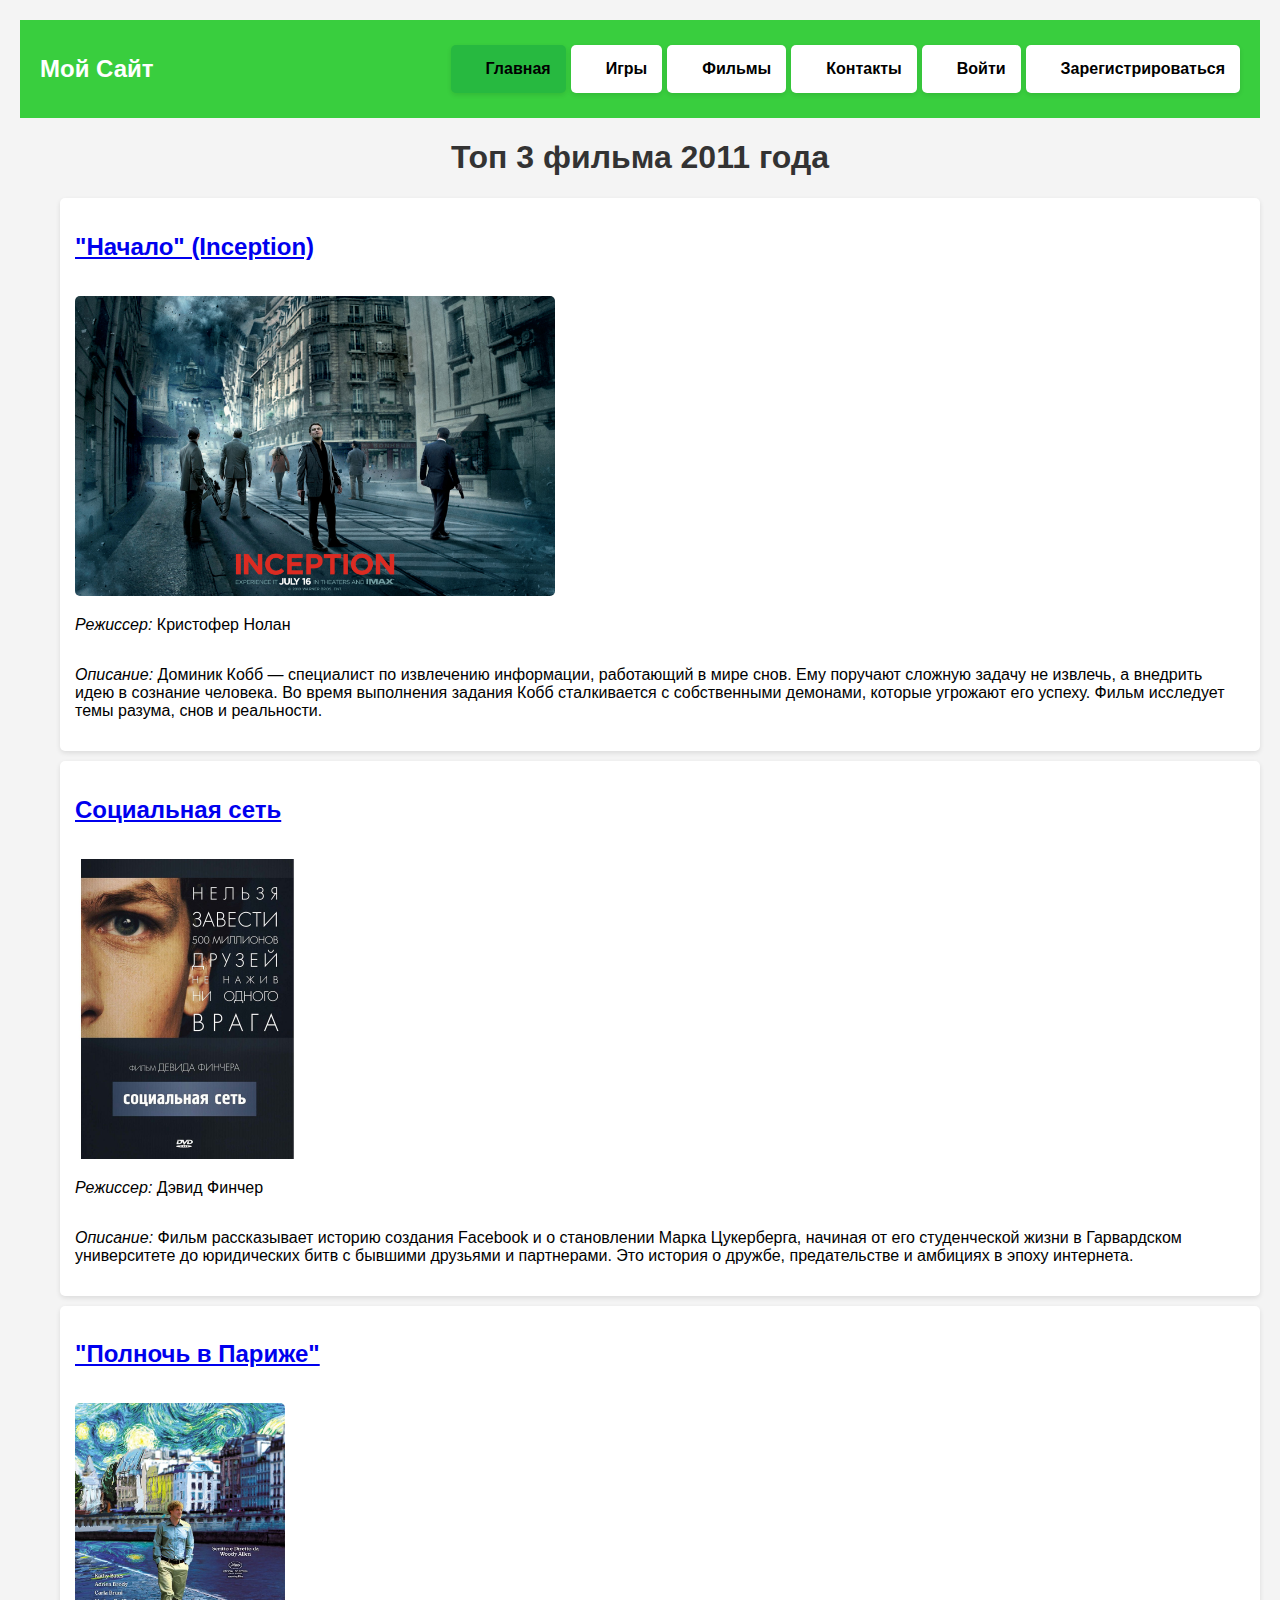
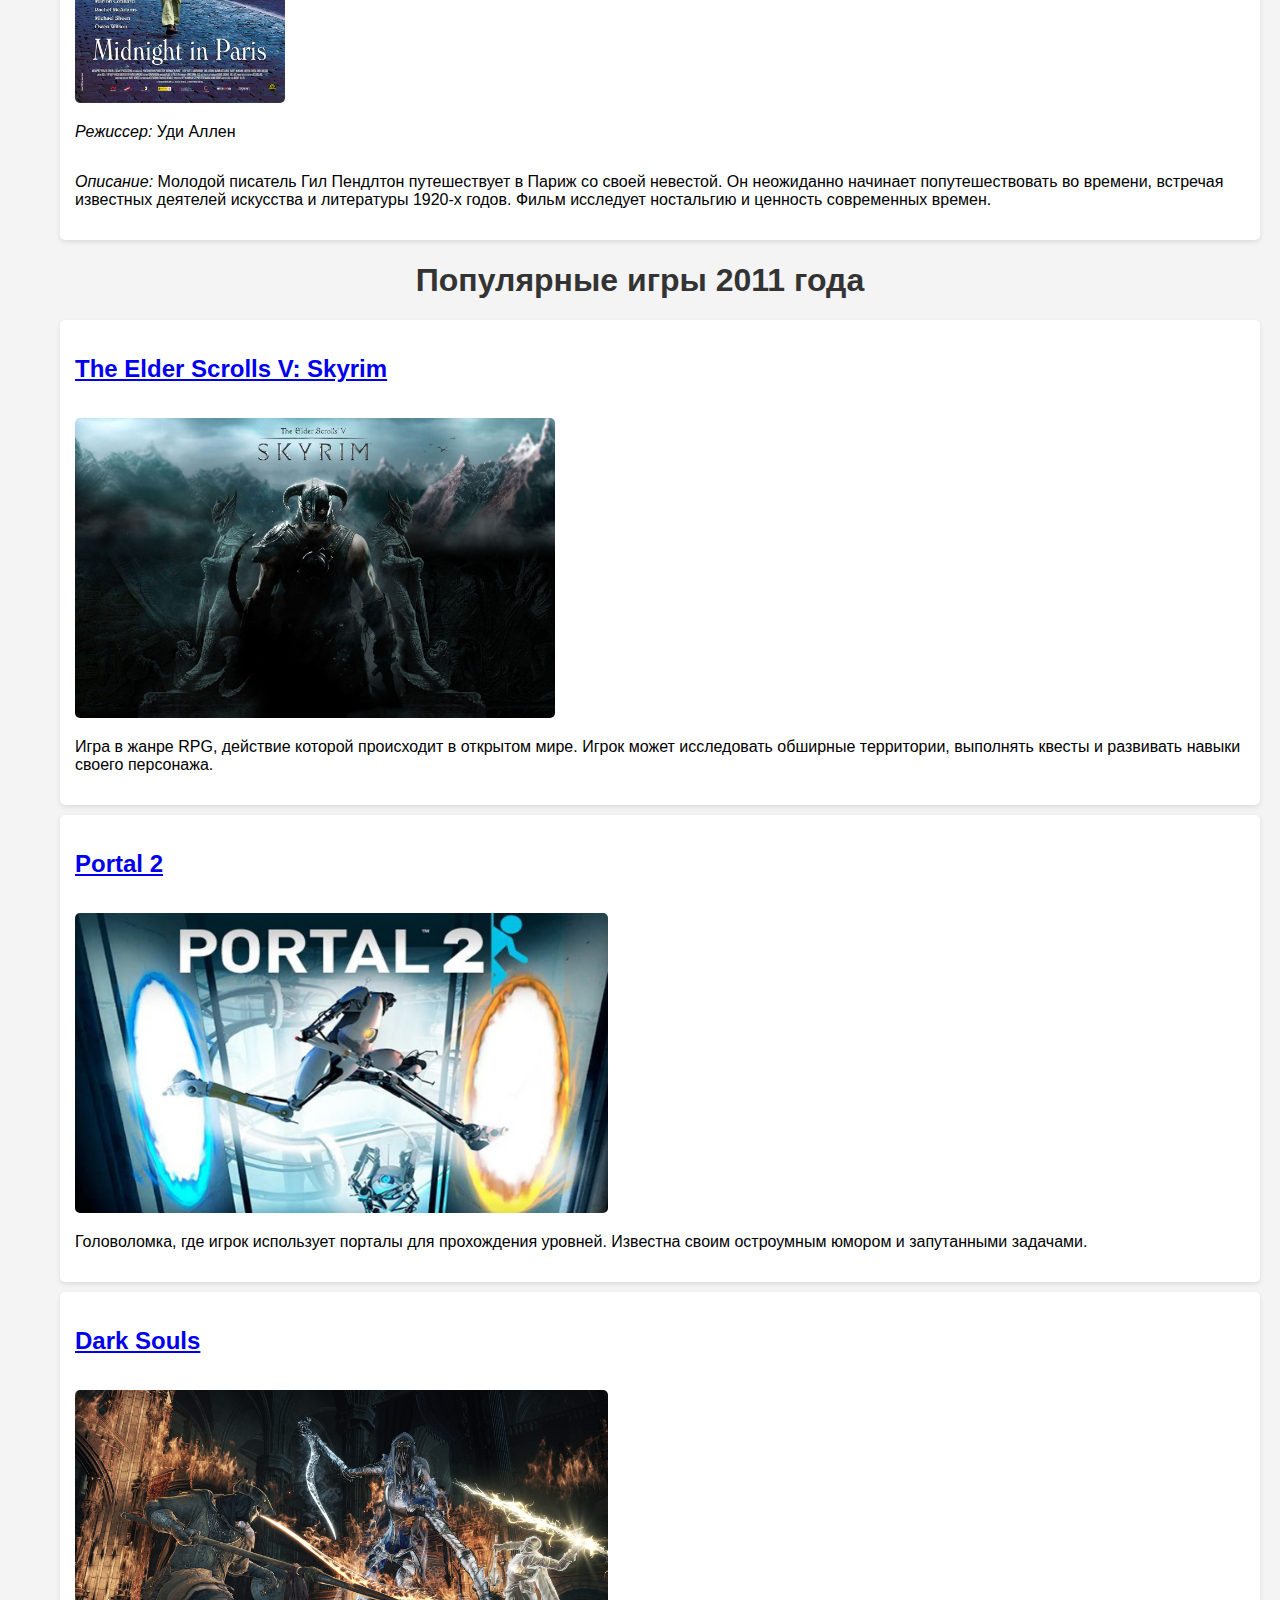
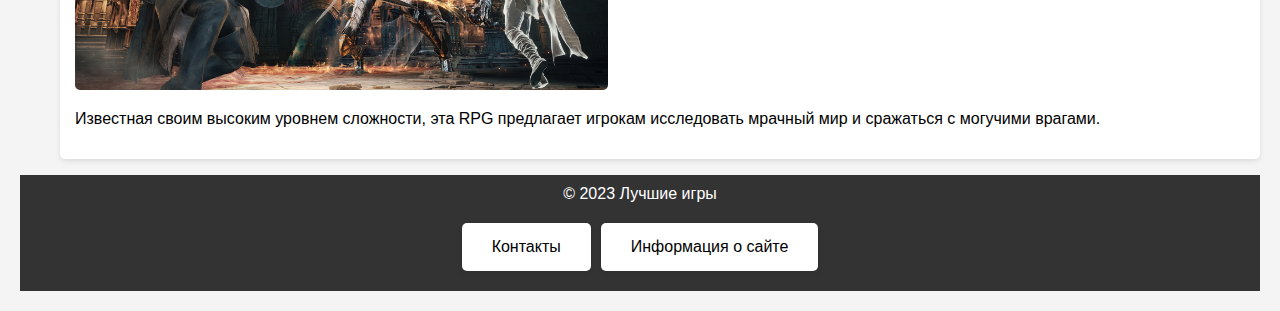
<file: Index.html>
<!DOCTYPE html>
<html lang="ru">
<head>
    <meta charset="UTF-8">
    <meta name="viewport" content="width=device-width, initial-scale=1.0">
    <title>Топ 10 фильмов 2011 года и игры</title>
    <link rel="stylesheet" type="text/css" href="styles.css" />
</head>
<body>
    <header>
        <div class="logo">Мой Сайт</div>
        <nav>
            <ul class="nav-links">
                <li class="selected"><a href="index.html">Главная</a></li>
                <li><a href="games.html">Игры</a></li>
                <li><a href="movies.html">Фильмы</a></li>
                <li><a href="contacts.html">Контакты</a></li>
                <li><a href="login.html">Войти</a></li>
                <li><a href="registration.html">Зарегистрироваться</a></li>
            </ul>
        </nav>
    </header>

    <main>
        <h1>Топ 3 фильма 2011 года</h1>
        <ol>
            <li>
                <h2><a href="Inception.Html">"Начало" (Inception)</a></h2>
                <div><img src="images/movies/Начало.jpg" alt=""><iframe width="560" height="315" src="https://www.youtube.com/embed/YoHD9XEInc0" title="YouTube video player" frameborder="0" allow="accelerometer; autoplay; clipboard-write; encrypted-media; gyroscope; picture-in-picture; web-share" referrerpolicy="strict-origin-when-cross-origin" allowfullscreen></iframe></div>
                <p><em>Режиссер:</em> Кристофер Нолан</p>
                <p><em>Описание:</em> Доминик Кобб — специалист по извлечению информации, работающий в мире снов. Ему поручают сложную задачу не извлечь, а внедрить идею в сознание человека. Во время выполнения задания Кобб сталкивается с собственными демонами, которые угрожают его успеху. Фильм исследует темы разума, снов и реальности.</p>
            </li>
            <li>
                <h2><a href="the_Social_network.html">Социальная сеть</a></h2>
                <div><img src="images/movies/Сциальная сеть.jpg" alt="Социальная сеть"><iframe width="560" height="315" src="https://www.youtube.com/embed/54izAMhnj0c?si=A7vgzx_tehx-THgx" title="YouTube video player" frameborder="0" allow="accelerometer; autoplay; clipboard-write; encrypted-media; gyroscope; picture-in-picture; web-share" referrerpolicy="strict-origin-when-cross-origin" allowfullscreen></iframe></div>
                <p><em>Режиссер:</em> Дэвид Финчер</p>
                <p><em>Описание:</em> Фильм рассказывает историю создания Facebook и о становлении Марка Цукерберга, начиная от его студенческой жизни в Гарвардском университете до юридических битв с бывшими друзьями и партнерами. Это история о дружбе, предательстве и амбициях в эпоху интернета.</p>
            </li>
            <li>
                <h2><a href="Midnight_in_Paris.html">"Полночь в Париже"</a></h2>
                <div><img src="images/movies/Полночь в Париже.jpg" alt="Полночь в Париже"> <iframe width="560" height="315" src="https://www.youtube.com/embed/rl02zZEZO7g?si=61di-KwxRMu4s6VE" title="YouTube video player" frameborder="0" allow="accelerometer; autoplay; clipboard-write; encrypted-media; gyroscope; picture-in-picture; web-share" referrerpolicy="strict-origin-when-cross-origin" allowfullscreen></iframe></div>
                <p><em>Режиссер:</em> Уди Аллен</p>
                <p><em>Описание:</em> Молодой писатель Гил Пендлтон путешествует в Париж со своей невестой. Он неожиданно начинает попутешествовать во времени, встречая известных деятелей искусства и литературы 1920-х годов. Фильм исследует ностальгию и ценность современных времен.</p>
            </li>
        </ol>

        <h1>Популярные игры 2011 года</h1>
        <ol>
            <li>
            <h2><a href="The_Elder_Scrolls_V_Skyrim.html">The Elder Scrolls V: Skyrim</a></h2>
            <div><img src="images/The Elder Scrolls V Skyrim.jpg" alt="Skyrim" height="1000" width="200"><iframe width="560" height="315" src="https://www.youtube.com/embed/JSRtYpNRoN0?si=ESYBBm4yiNr3Pxqg" title="YouTube video player" frameborder="0" allow="accelerometer; autoplay; clipboard-write; encrypted-media; gyroscope; picture-in-picture; web-share" referrerpolicy="strict-origin-when-cross-origin" allowfullscreen></iframe></div>
            <p>Игра в жанре RPG, действие которой происходит в открытом мире. Игрок может исследовать обширные территории, выполнять квесты и развивать навыки своего персонажа.</p>
        </li>
        <li>
            <h2><a href="Portal_2.html">Portal 2</a></h2>
            <div><img src="images/portal_2.jpg" alt="Portal 2"><iframe width="560" height="315" src="https://www.youtube.com/embed/vjlG6n2rpsY?si=pdbPuMA36CRxV5iB" title="YouTube video player" frameborder="0" allow="accelerometer; autoplay; clipboard-write; encrypted-media; gyroscope; picture-in-picture; web-share" referrerpolicy="strict-origin-when-cross-origin" allowfullscreen></iframe></div>
            <p>Головоломка, где игрок использует порталы для прохождения уровней. Известна своим остроумным юмором и запутанными задачами.</p>
        </li>
        <li>
            <h2><a href="Dark_Souls.html">Dark Souls</a></h2>
            <div><img src="images/Dark Souls.jpg" alt="Dark Souls"><iframe width="560" height="315" src="https://www.youtube.com/embed/o1780AqAa20?si=AfjNhRk0HB8ah89W" title="YouTube video player" frameborder="0" allow="accelerometer; autoplay; clipboard-write; encrypted-media; gyroscope; picture-in-picture; web-share" referrerpolicy="strict-origin-when-cross-origin" allowfullscreen></iframe></div>
            <p>Известная своим высоким уровнем сложности, эта RPG предлагает игрокам исследовать мрачный мир и сражаться с могучими врагами.</p>
        </li>
        </ol>
    </main>

    <footer>
        &copy; 2023 Лучшие игры
        <ul class="footer-links">
            <li><a href="contacts.html">Контакты</a></li>
            <li><a href="info.html">Информация о сайте</a></li>
        </ul>
    </footer>
</body>
</html>
</file>
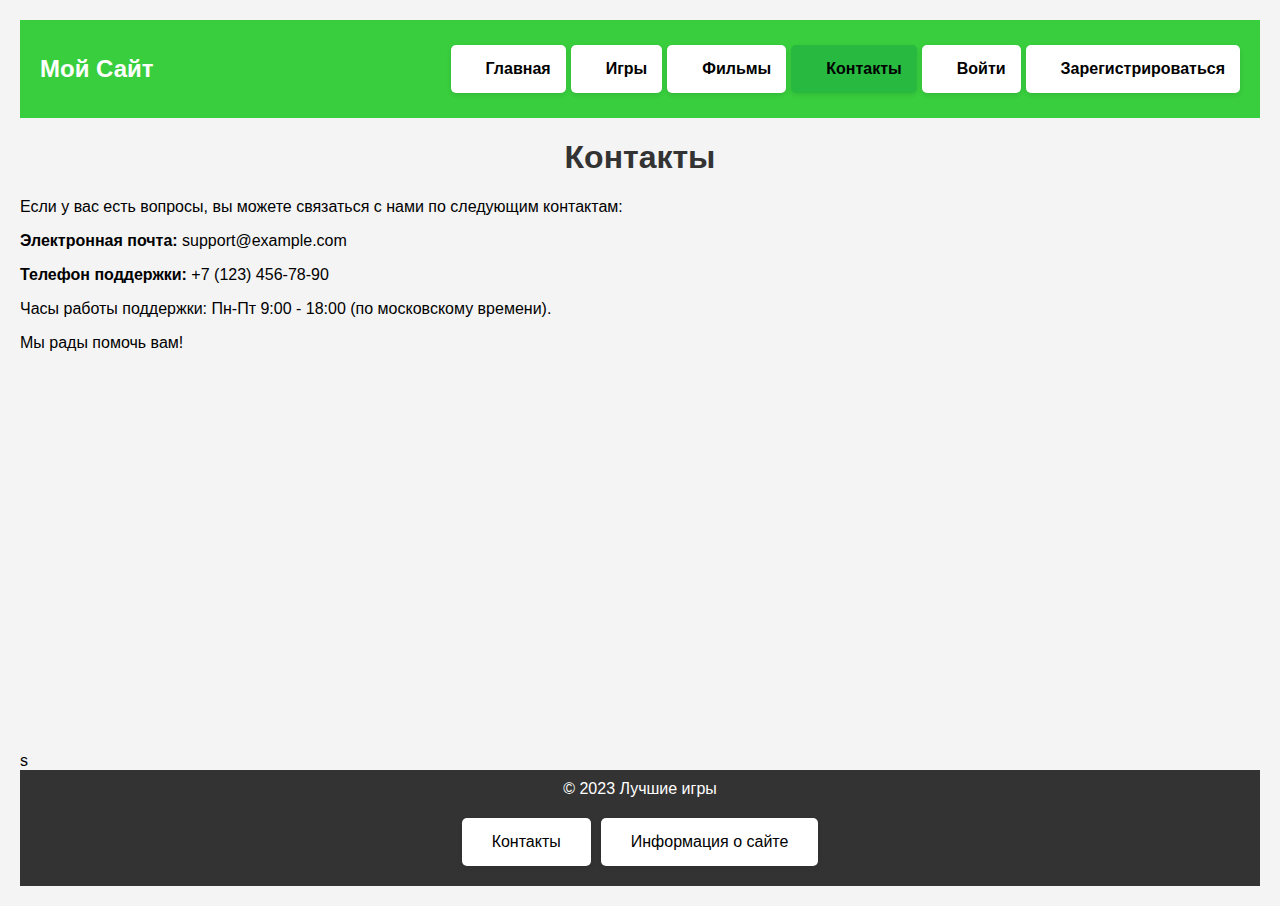
<file: contacts.html>
<!DOCTYPE html>
<html lang="ru">
<head>
    <meta charset="UTF-8">
    <meta name="viewport" content="width=device-width, initial-scale=1.0">
    <title>Лучшие игры 2011 года</title>
    <link rel="stylesheet" type="text/css" href="styles.css" />
</head>
<body>
    <header>
        <div class="logo">Мой Сайт</div>
        <nav>
            <ul class="nav-links">
                <li><a href="index.html">Главная</a></li>
                <li><a href="games.html">Игры</a></li>
                <li><a href="movies.html">Фильмы</a></li>
                <li class="selected"><a href="contacts.html">Контакты</a></li>
                <li><a href="login.html">Войти</a></li>
                <li><a href="registration.html">Зарегистрироваться</a></li>
            </ul>
        </nav>
    </header>
    <main style="margin-bottom: 400px;">

        <h1>Контакты</h1>
        <p>Если у вас есть вопросы, вы можете связаться с нами по следующим контактам:</p>
        <p><strong>Электронная почта:</strong> support@example.com</p>
        <p><strong>Телефон поддержки:</strong> +7 (123) 456-78-90</p>
        <p>Часы работы поддержки: Пн-Пт 9:00 - 18:00 (по московскому времени).</p>
        <p>Мы рады помочь вам!</p>
    </main> s
    <footer>
        &copy; 2023 Лучшие игры
        <ul class="footer-links">
            <li><a href="contacts.html">Контакты</a></li>
            <li><a href="info.html">Информация о сайте</a></li>
        </ul>
    </footer>
    </body>
</Html>
</file>
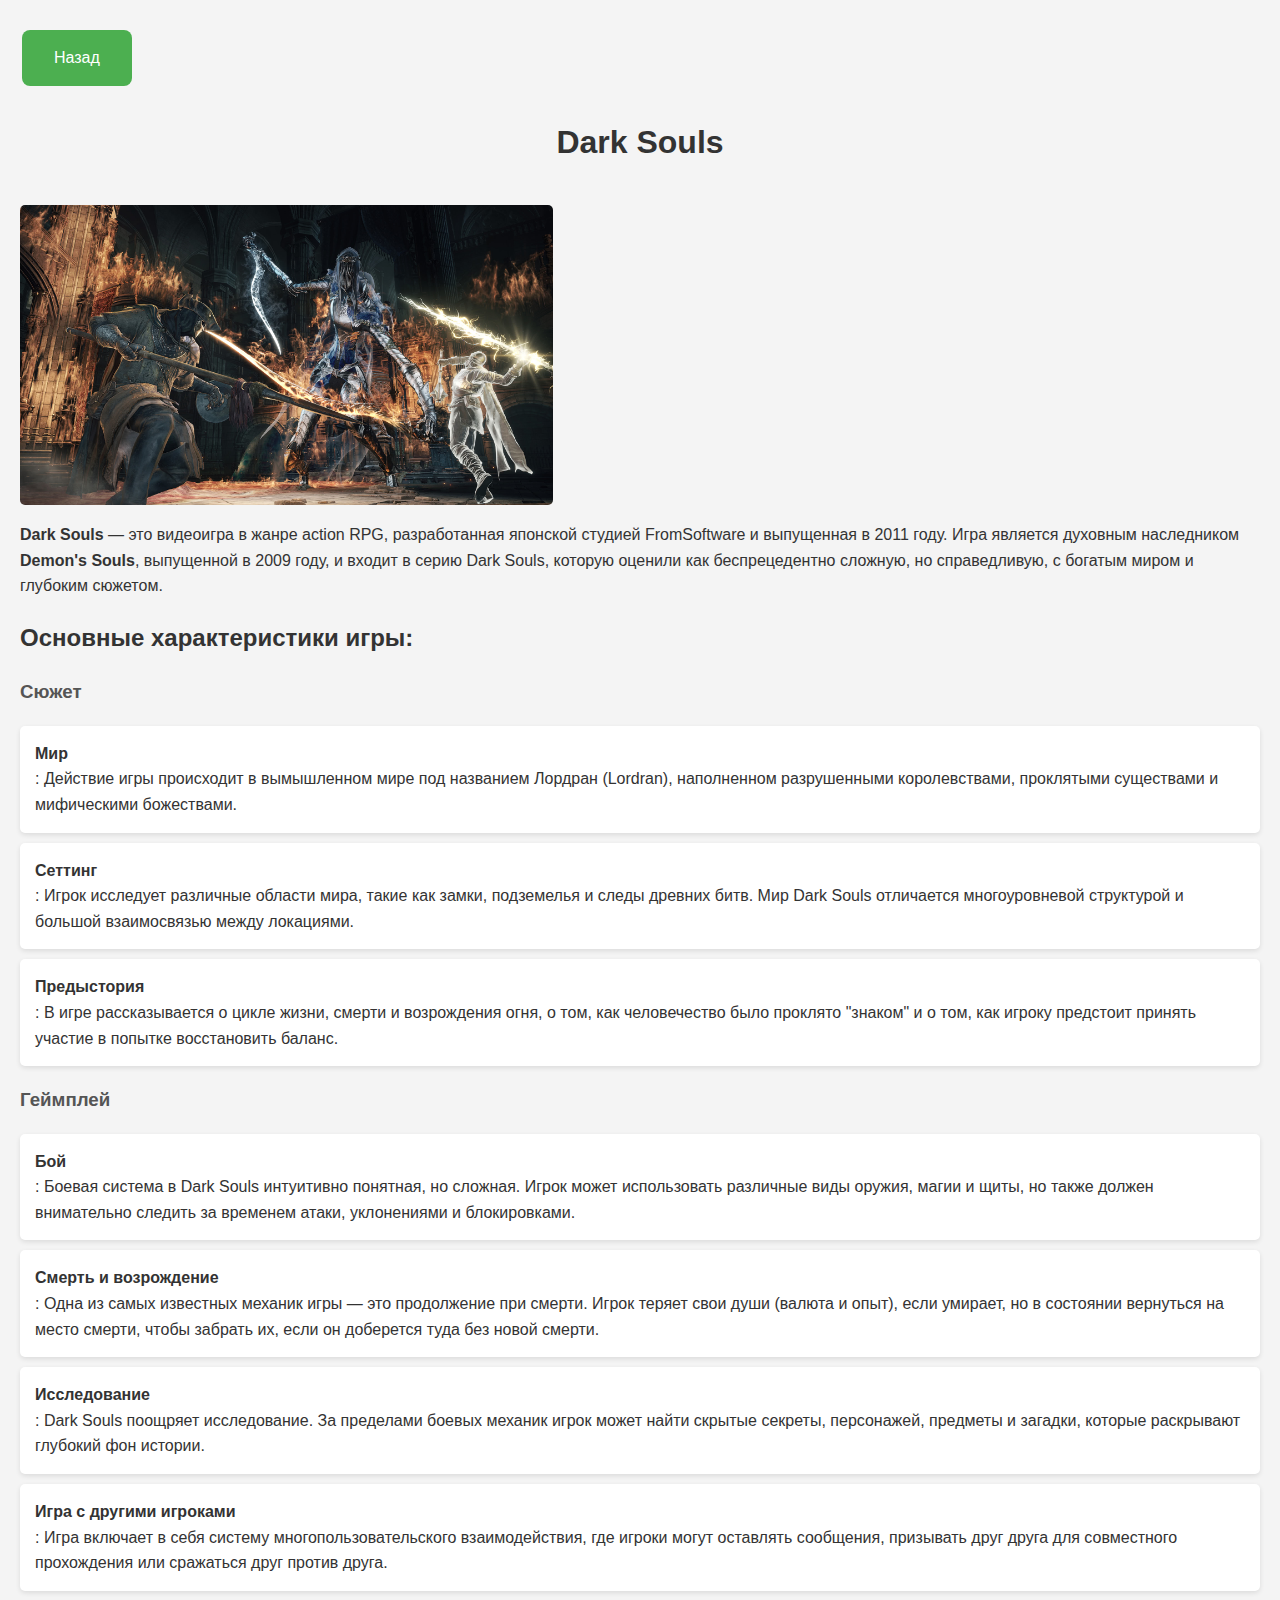
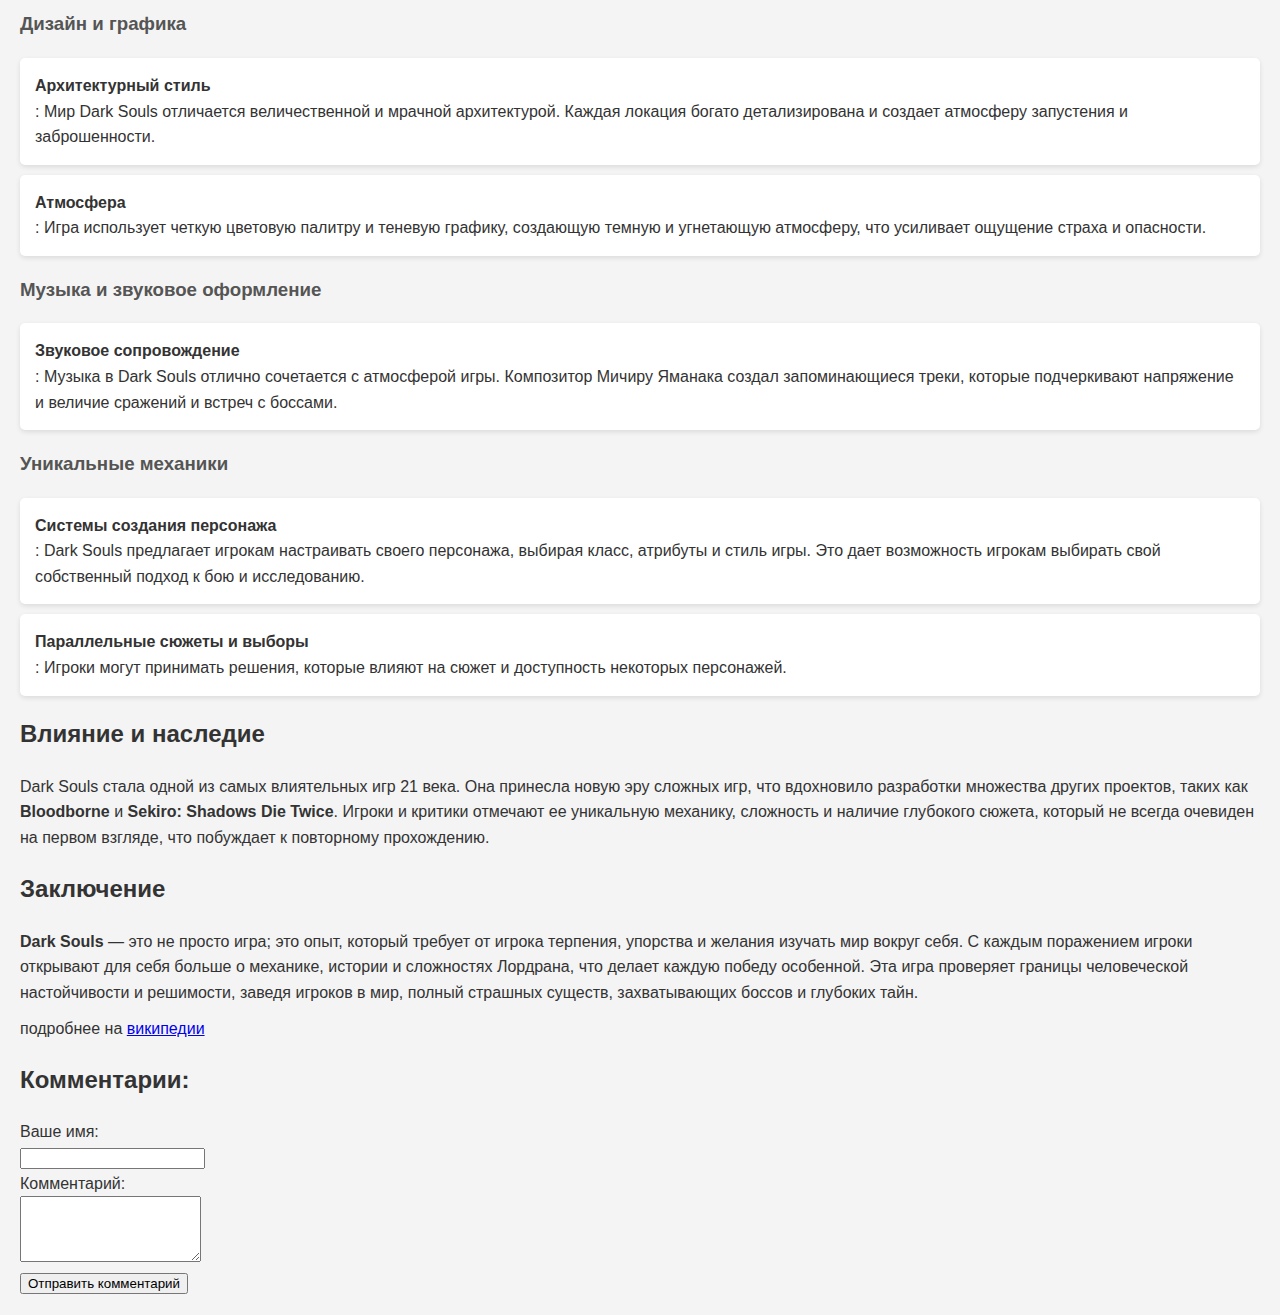
<file: Dark_Souls.html>
<!DOCTYPE html>
<html lang="ru">
<head>
    <meta charset="UTF-8">
    <meta name="viewport" content="width=device-width, initial-scale=1.0">
    <title>Dark Souls</title>
    <style>
        body {
            font-family: Arial, sans-serif;
            line-height: 1.6;
            padding: 20px;
            background-color: #f4f4f4;
            color: #333;
        }
        h1 {
            color: #4CAF50;
        }
        h2 {
            color: #333;
        }
        h3 {
            color: #555;
        }
        ul {
            list-style-type: disc;
            margin: 10px 0;
            padding: 0 20px;
        }
        p {
            margin: 10px 0;
        }
    </style>
     <link rel="stylesheet" type="text/css" href="styles.css" />
</head>
<body>
<!-- Кнопка назад -->
<a href="index.html" class="back-button">Назад</a>
    <h1>Dark Souls</h1>
    <div><img src="images/Dark Souls.jpg" alt="Dark Souls"><iframe width="560" height="315" src="https://www.youtube.com/embed/o1780AqAa20?si=AfjNhRk0HB8ah89W" title="YouTube video player" frameborder="0" allow="accelerometer; autoplay; clipboard-write; encrypted-media; gyroscope; picture-in-picture; web-share" referrerpolicy="strict-origin-when-cross-origin" allowfullscreen></iframe></div>
    <p><strong>Dark Souls</strong> — это видеоигра в жанре action RPG, разработанная японской студией FromSoftware и выпущенная в 2011 году. Игра является духовным наследником <strong>Demon's Souls</strong>, выпущенной в 2009 году, и входит в серию Dark Souls, которую оценили как беспрецедентно сложную, но справедливую, с богатым миром и глубоким сюжетом.</p>

    <h2>Основные характеристики игры:</h2>

    <h3>Сюжет</h3>
    <ul>
        <li><strong>Мир</strong>: Действие игры происходит в вымышленном мире под названием Лордран (Lordran), наполненном разрушенными королевствами, проклятыми существами и мифическими божествами.</li>
        <li><strong>Сеттинг</strong>: Игрок исследует различные области мира, такие как замки, подземелья и следы древних битв. Мир Dark Souls отличается многоуровневой структурой и большой взаимосвязью между локациями.</li>
        <li><strong>Предыстория</strong>: В игре рассказывается о цикле жизни, смерти и возрождения огня, о том, как человечество было проклято "знаком" и о том, как игроку предстоит принять участие в попытке восстановить баланс.</li>
    </ul>

    <h3>Геймплей</h3>
    <ul>
        <li><strong>Бой</strong>: Боевая система в Dark Souls интуитивно понятная, но сложная. Игрок может использовать различные виды оружия, магии и щиты, но также должен внимательно следить за временем атаки, уклонениями и блокировками.</li>
        <li><strong>Смерть и возрождение</strong>: Одна из самых известных механик игры — это продолжение при смерти. Игрок теряет свои души (валюта и опыт), если умирает, но в состоянии вернуться на место смерти, чтобы забрать их, если он доберется туда без новой смерти.</li>
        <li><strong>Исследование</strong>: Dark Souls поощряет исследование. За пределами боевых механик игрок может найти скрытые секреты, персонажей, предметы и загадки, которые раскрывают глубокий фон истории.</li>
        <li><strong>Игра с другими игроками</strong>: Игра включает в себя систему многопользовательского взаимодействия, где игроки могут оставлять сообщения, призывать друг друга для совместного прохождения или сражаться друг против друга.</li>
    </ul>

    <h3>Дизайн и графика</h3>
    <ul>
        <li><strong>Архитектурный стиль</strong>: Мир Dark Souls отличается величественной и мрачной архитектурой. Каждая локация богато детализирована и создает атмосферу запустения и заброшенности.</li>
        <li><strong>Атмосфера</strong>: Игра использует четкую цветовую палитру и теневую графику, создающую темную и угнетающую атмосферу, что усиливает ощущение страха и опасности.</li>
    </ul>

    <h3>Музыка и звуковое оформление</h3>
    <ul>
        <li><strong>Звуковое сопровождение</strong>: Музыка в Dark Souls отлично сочетается с атмосферой игры. Композитор Мичиру Яманака создал запоминающиеся треки, которые подчеркивают напряжение и величие сражений и встреч с боссами.</li>
    </ul>

    <h3>Уникальные механики</h3>
    <ul>
        <li><strong>Системы создания персонажа</strong>: Dark Souls предлагает игрокам настраивать своего персонажа, выбирая класс, атрибуты и стиль игры. Это дает возможность игрокам выбирать свой собственный подход к бою и исследованию.</li>
        <li><strong>Параллельные сюжеты и выборы</strong>: Игроки могут принимать решения, которые влияют на сюжет и доступность некоторых персонажей.</li>
    </ul>

    <h2>Влияние и наследие</h2>
    <p>Dark Souls стала одной из самых влиятельных игр 21 века. Она принесла новую эру сложных игр, что вдохновило разработки множества других проектов, таких как <strong>Bloodborne</strong> и <strong>Sekiro: Shadows Die Twice</strong>. Игроки и критики отмечают ее уникальную механику, сложность и наличие глубокого сюжета, который не всегда очевиден на первом взгляде, что побуждает к повторному прохождению.</p>

    <h2>Заключение</h2>
    <p><strong>Dark Souls</strong> — это не просто игра; это опыт, который требует от игрока терпения, упорства и желания изучать мир вокруг себя. С каждым поражением игроки открывают для себя больше о механике, истории и сложностях Лордрана, что делает каждую победу особенной. Эта игра проверяет границы человеческой настойчивости и решимости, заведя игроков в мир, полный страшных существ, захватывающих боссов и глубоких тайн.</p>
    <p>подробнее на <a href="https://ru.wikipedia.org/wiki/Dark_Souls">википедии</a></p>
    <h2>Комментарии:</h2>
    <form action="submit_comment.php" method="post">
        <label for="name">Ваше имя:</label><br>
        <input type="text" id="name" name="name" required><br>
        
        <label for="comment">Комментарий:</label><br>
        <textarea id="comment" name="comment" rows="4" required></textarea><br>
        
        <input type="submit" value="Отправить комментарий">
    </form>
</body>
</html>
</file>
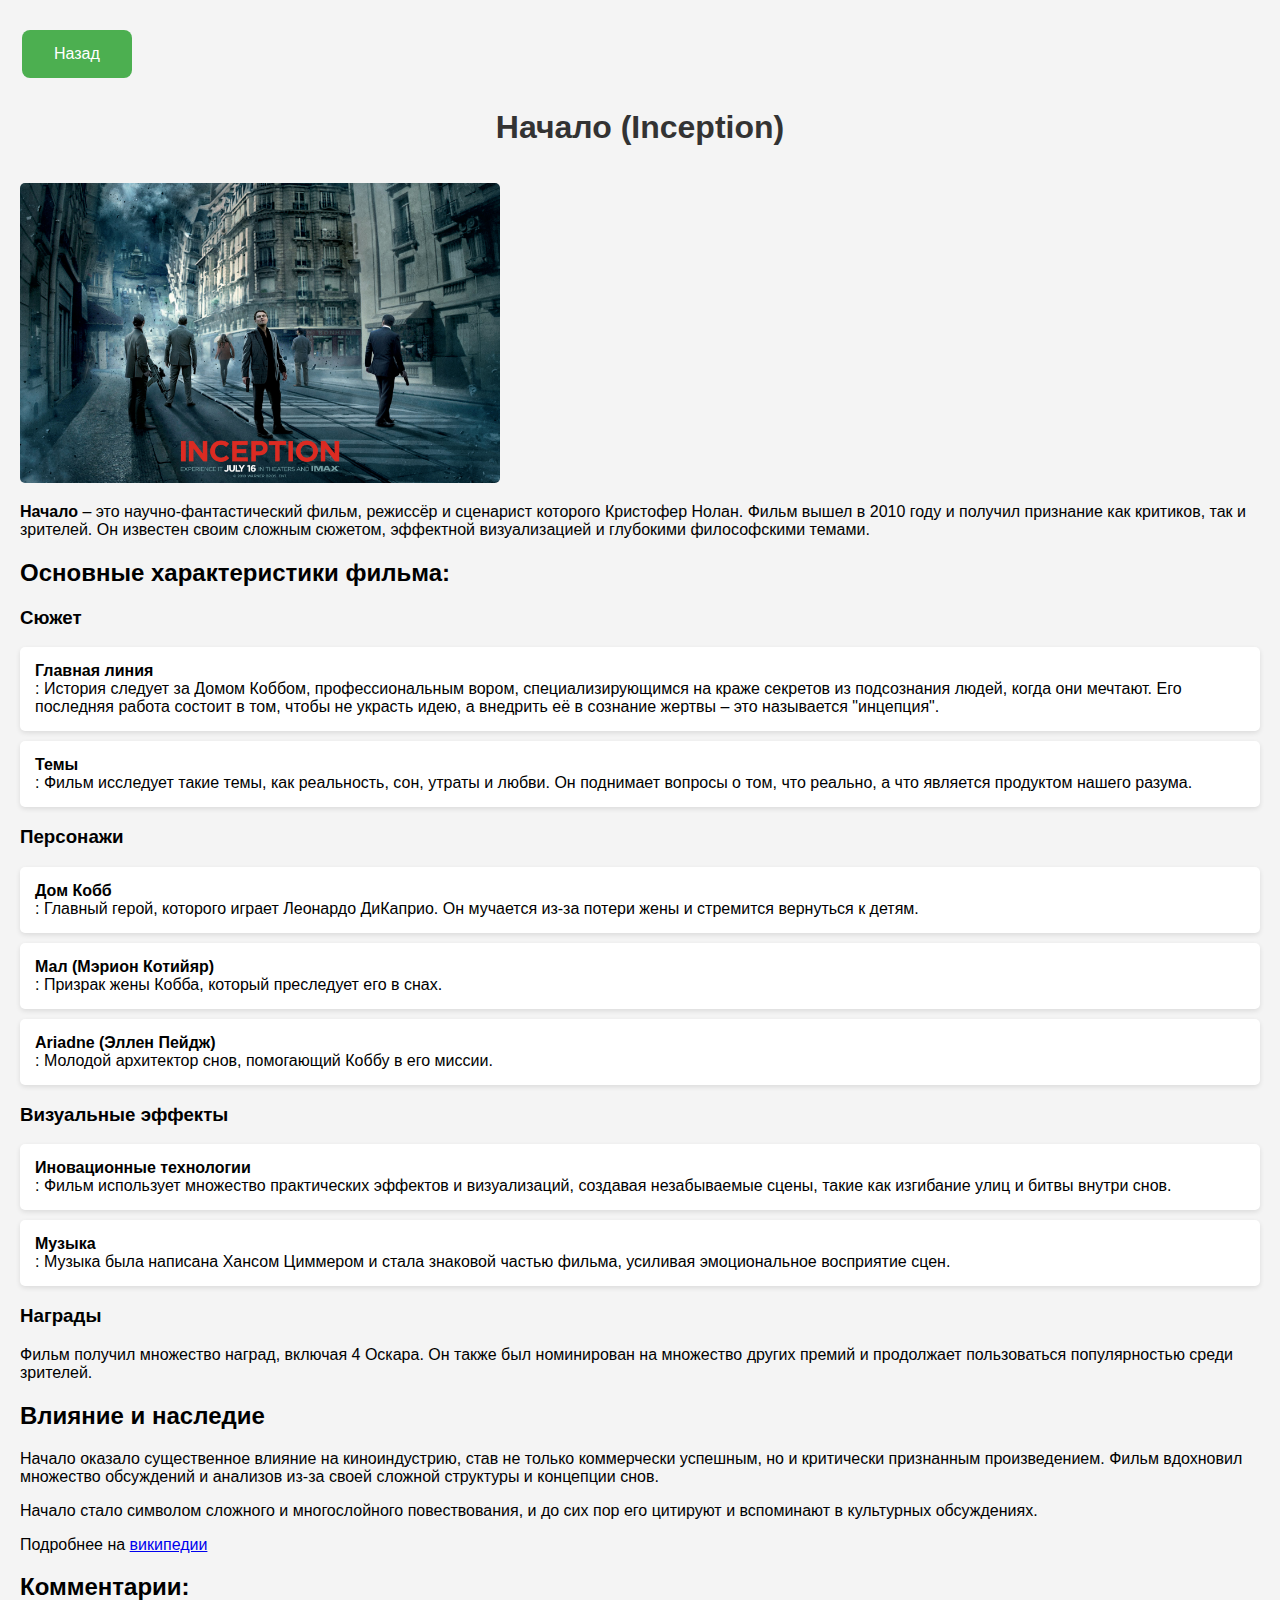
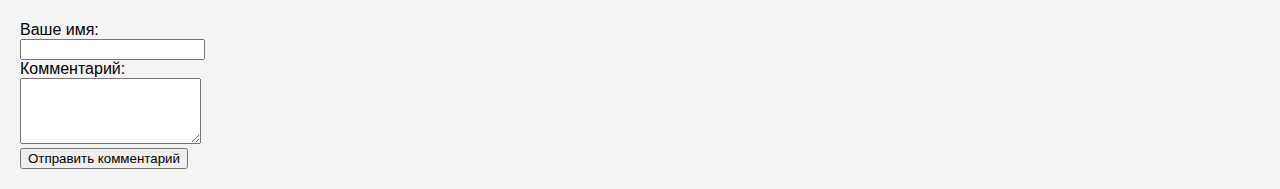
<file: Inception.Html>
<!DOCTYPE html>
<html lang="en">
<head>
    <meta charset="UTF-8">
    <meta name="viewport" content="width=device-width, initial-scale=1.0">
    <title>Начало (Inception)</title>
    <link rel="stylesheet" type="text/css" href="styles.css" />
</head>
<body>
    <!-- Кнопка назад -->
<a href="index.html" class="back-button">Назад</a>
<h1>Начало (Inception)</h1>
<img src="images/movies/Начало.jpg" alt="">
<iframe width="560" height="315" src="https://www.youtube.com/embed/YoHD9XEInc0" title="YouTube video player" frameborder="0" allow="accelerometer; autoplay; clipboard-write; encrypted-media; gyroscope; picture-in-picture; web-share" referrerpolicy="strict-origin-when-cross-origin" allowfullscreen></iframe>
<p><strong>Начало</strong> – это научно-фантастический фильм, режиссёр и сценарист которого Кристофер Нолан. Фильм вышел в 2010 году и получил признание как критиков, так и зрителей. Он известен своим сложным сюжетом, эффектной визуализацией и глубокими философскими темами.</p>

<h2>Основные характеристики фильма:</h2>

<h3>Сюжет</h3>
<ul>
    <li><strong>Главная линия</strong>: История следует за Домом Коббом, профессиональным вором, специализирующимся на краже секретов из подсознания людей, когда они мечтают. Его последняя работа состоит в том, чтобы не украсть идею, а внедрить её в сознание жертвы – это называется "инцепция".</li>
    <li><strong>Темы</strong>: Фильм исследует такие темы, как реальность, сон, утраты и любви. Он поднимает вопросы о том, что реально, а что является продуктом нашего разума.</li>
</ul>

<h3>Персонажи</h3>
<ul>
    <li><strong>Дом Кобб</strong>: Главный герой, которого играет Леонардо ДиКаприо. Он мучается из-за потери жены и стремится вернуться к детям.</li>
    <li><strong>Мал (Мэрион Котийяр)</strong>: Призрак жены Кобба, который преследует его в снах.</li>
    <li><strong>Ariadne (Эллен Пейдж)</strong>: Молодой архитектор снов, помогающий Коббу в его миссии.</li>
</ul>

<h3>Визуальные эффекты</h3>
<ul>
    <li><strong>Иновационные технологии</strong>: Фильм использует множество практических эффектов и визуализаций, создавая незабываемые сцены, такие как изгибание улиц и битвы внутри снов.</li>
    <li><strong>Музыка</strong>: Музыка была написана Хансом Циммером и стала знаковой частью фильма, усиливая эмоциональное восприятие сцен.</li>
</ul>

<h3>Награды</h3>
<p>Фильм получил множество наград, включая 4 Оскара. Он также был номинирован на множество других премий и продолжает пользоваться популярностью среди зрителей.</p>

<h2>Влияние и наследие</h2>
<p>Начало оказало существенное влияние на киноиндустрию, став не только коммерчески успешным, но и критически признанным произведением. Фильм вдохновил множество обсуждений и анализов из-за своей сложной структуры и концепции снов.</p>

<p>Начало стало символом сложного и многослойного повествования, и до сих пор его цитируют и вспоминают в культурных обсуждениях.</p>

<p>Подробнее на <a href="https://ru.wikipedia.org/wiki/Начало_(фильм,_2010)">википедии</a></p>

<h2>Комментарии:</h2>
<form action="submit_comment.php" method="post">
    <label for="name">Ваше имя:</label><br>
    <input type="text" id="name" name="name" required><br>

    <label for="comment">Комментарий:</label><br>
    <textarea id="comment" name="comment" rows="4" required></textarea><br>

    <input type="submit" value="Отправить комментарий">
</form>
</body>
</html>
</file>
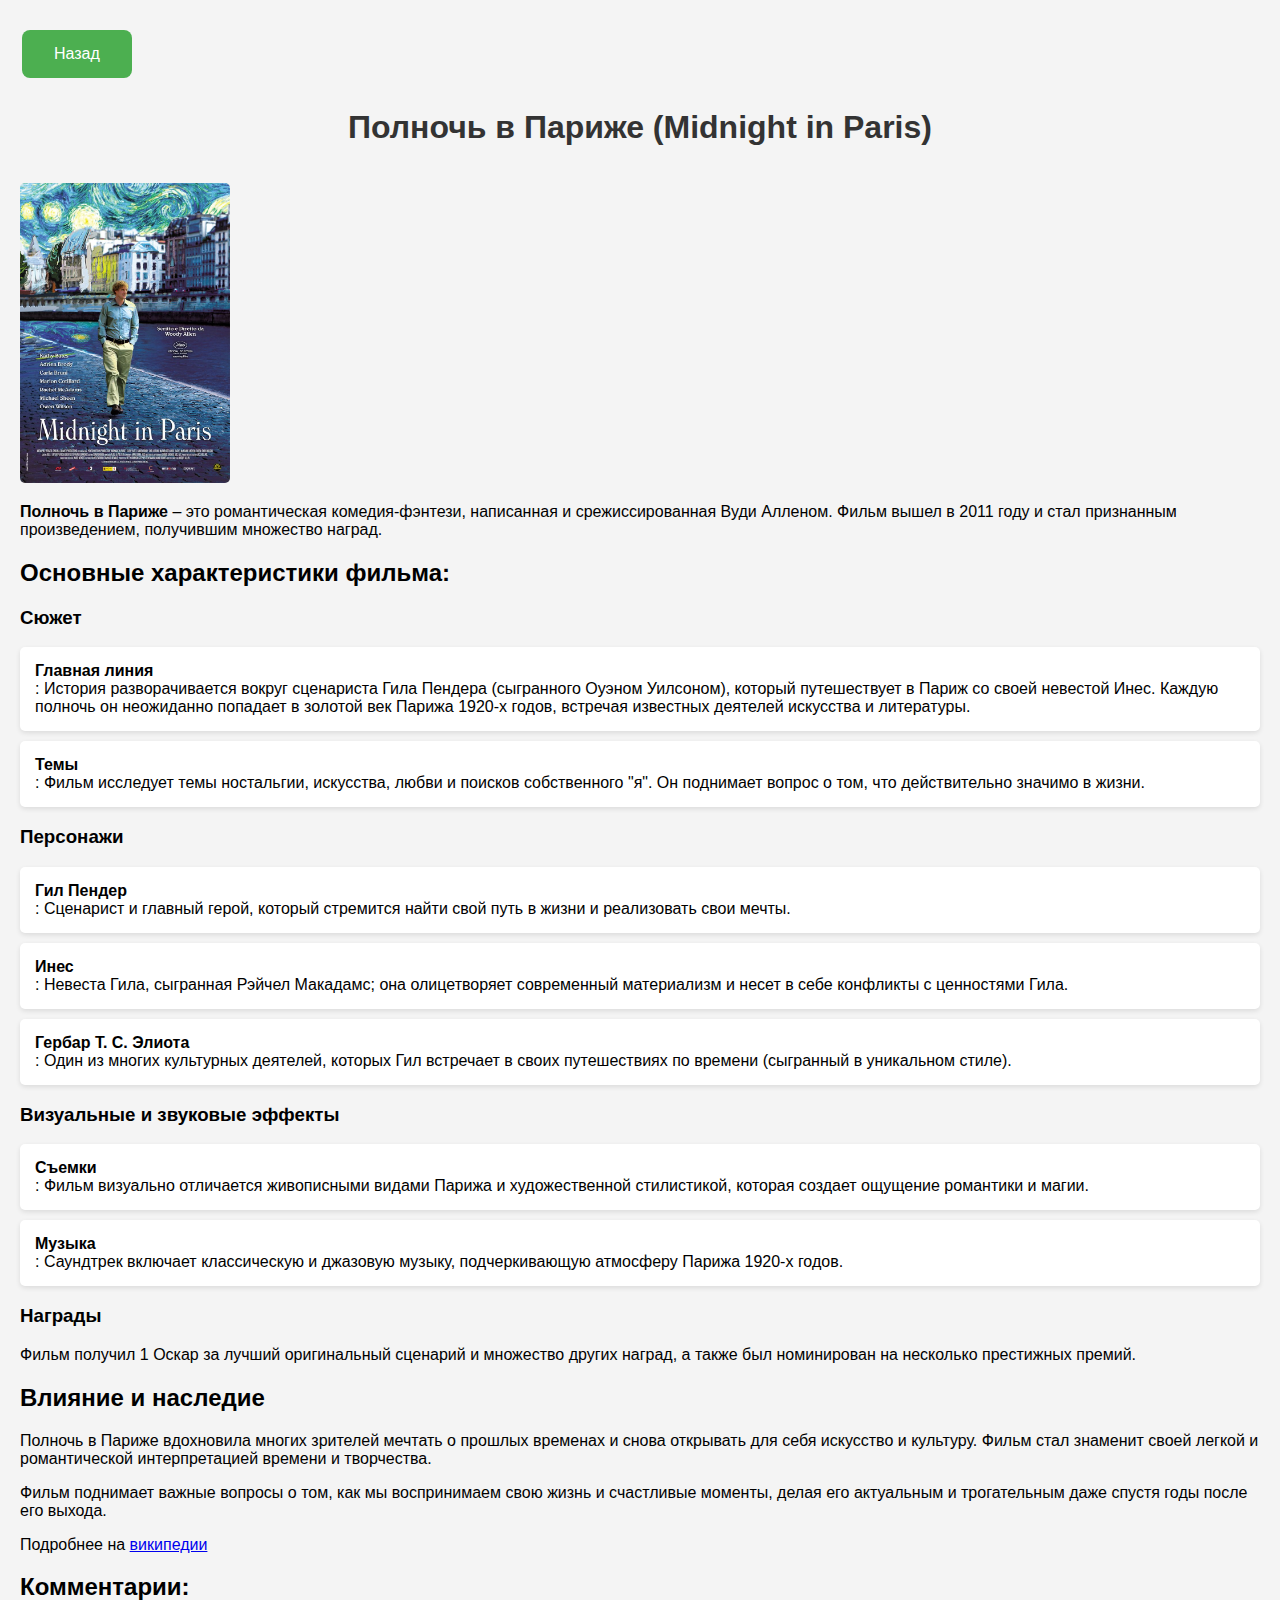
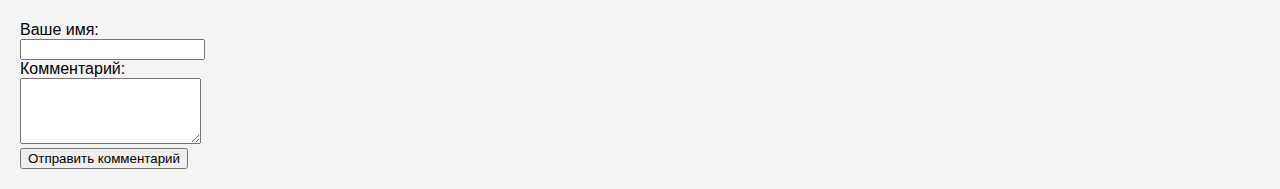
<file: Midnight_in_Paris.html>
<!DOCTYPE html>
<html lang="en">
<head>
    <meta charset="UTF-8">
    <meta name="viewport" content="width=device-width, initial-scale=1.0">
    <title>Полночь в Париже (Midnight in Paris)</title>
    <link rel="stylesheet" type="text/css" href="styles.css" />
</head>
<body>
    <!-- Кнопка назад -->
<a href="index.html" class="back-button">Назад</a>
<h1>Полночь в Париже (Midnight in Paris)</h1>
<img src="images/movies/Полночь в Париже.jpg" alt="Полночь в Париже" height="1000" width="200">
<iframe width="560" height="315" src="https://www.youtube.com/embed/rl02zZEZO7g?si=61di-KwxRMu4s6VE" title="YouTube video player" frameborder="0" allow="accelerometer; autoplay; clipboard-write; encrypted-media; gyroscope; picture-in-picture; web-share" referrerpolicy="strict-origin-when-cross-origin" allowfullscreen></iframe>
<p><strong>Полночь в Париже</strong> – это романтическая комедия-фэнтези, написанная и срежиссированная Вуди Алленом. Фильм вышел в 2011 году и стал признанным произведением, получившим множество наград.</p>

<h2>Основные характеристики фильма:</h2>

<h3>Сюжет</h3> 
<ul>
    <li><strong>Главная линия</strong>: История разворачивается вокруг сценариста Гила Пендера (сыгранного Оуэном Уилсоном), который путешествует в Париж со своей невестой Инес. Каждую полночь он неожиданно попадает в золотой век Парижа 1920-х годов, встречая известных деятелей искусства и литературы.</li>
    <li><strong>Темы</strong>: Фильм исследует темы ностальгии, искусства, любви и поисков собственного "я". Он поднимает вопрос о том, что действительно значимо в жизни.</li>
</ul>

<h3>Персонажи</h3>
<ul>
    <li><strong>Гил Пендер</strong>: Сценарист и главный герой, который стремится найти свой путь в жизни и реализовать свои мечты.</li>
    <li><strong>Инес</strong>: Невеста Гила, сыгранная Рэйчел Макадамс; она олицетворяет современный материализм и несет в себе конфликты с ценностями Гила.</li>
    <li><strong>Гербар Т. С. Элиота</strong>: Один из многих культурных деятелей, которых Гил встречает в своих путешествиях по времени (сыгранный в уникальном стиле).</li>
</ul>

<h3>Визуальные и звуковые эффекты</h3>
<ul>
    <li><strong>Съемки</strong>: Фильм визуально отличается живописными видами Парижа и художественной стилистикой, которая создает ощущение романтики и магии.</li>
    <li><strong>Музыка</strong>: Саундтрек включает классическую и джазовую музыку, подчеркивающую атмосферу Парижа 1920-х годов.</li>
</ul>

<h3>Награды</h3>
<p>Фильм получил 1 Оскар за лучший оригинальный сценарий и множество других наград, а также был номинирован на несколько престижных премий.</p>

<h2>Влияние и наследие</h2>
<p>Полночь в Париже вдохновила многих зрителей мечтать о прошлых временах и снова открывать для себя искусство и культуру. Фильм стал знаменит своей легкой и романтической интерпретацией времени и творчества.</p>

<p>Фильм поднимает важные вопросы о том, как мы воспринимаем свою жизнь и счастливые моменты, делая его актуальным и трогательным даже спустя годы после его выхода.</p>

<p>Подробнее на <a href="https://ru.wikipedia.org/wiki/Полночь_в_Париже">википедии</a></p>

<h2>Комментарии:</h2>
<form action="submit_comment.php" method="post">
    <label for="name">Ваше имя:</label><br>
    <input type="text" id="name" name="name" required><br>

    <label for="comment">Комментарий:</label><br>
    <textarea id="comment" name="comment" rows="4" required></textarea><br>

    <input type="submit" value="Отправить комментарий">
    </form>
</body>
</html>
</file>
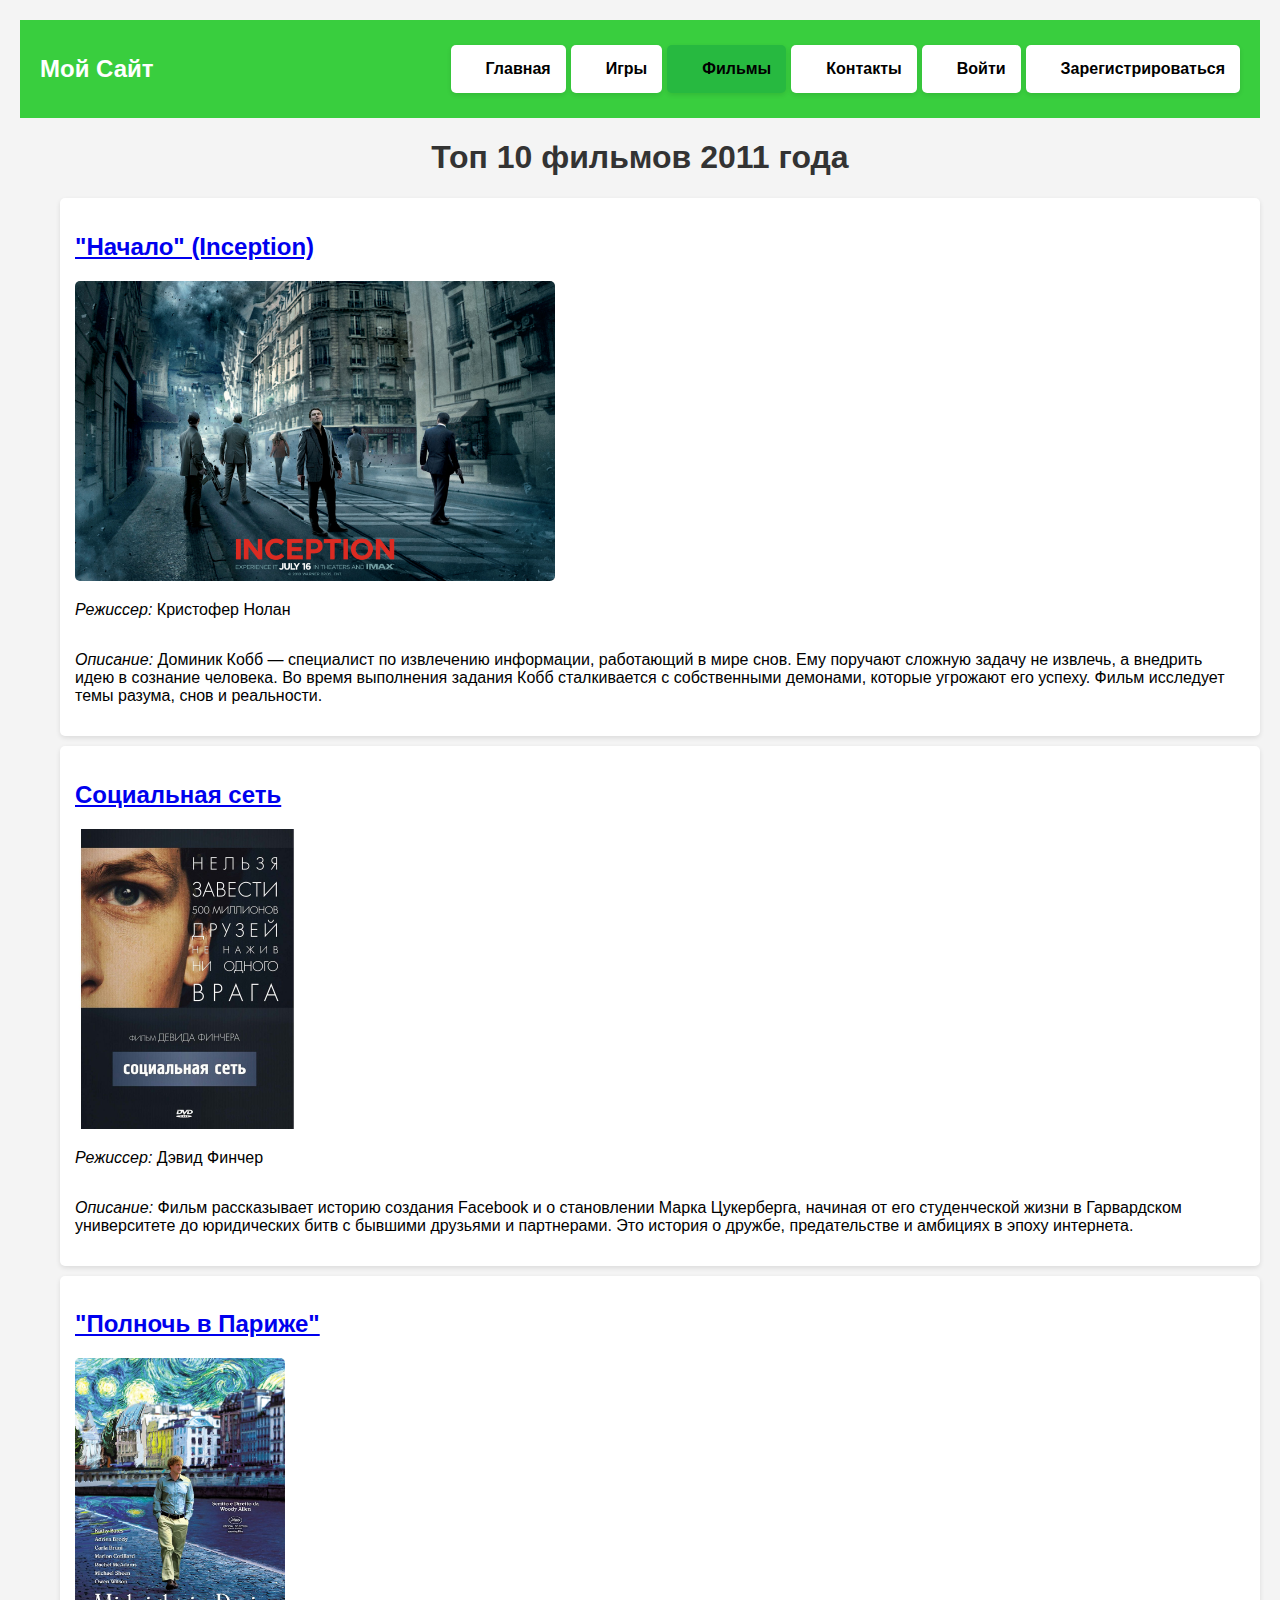
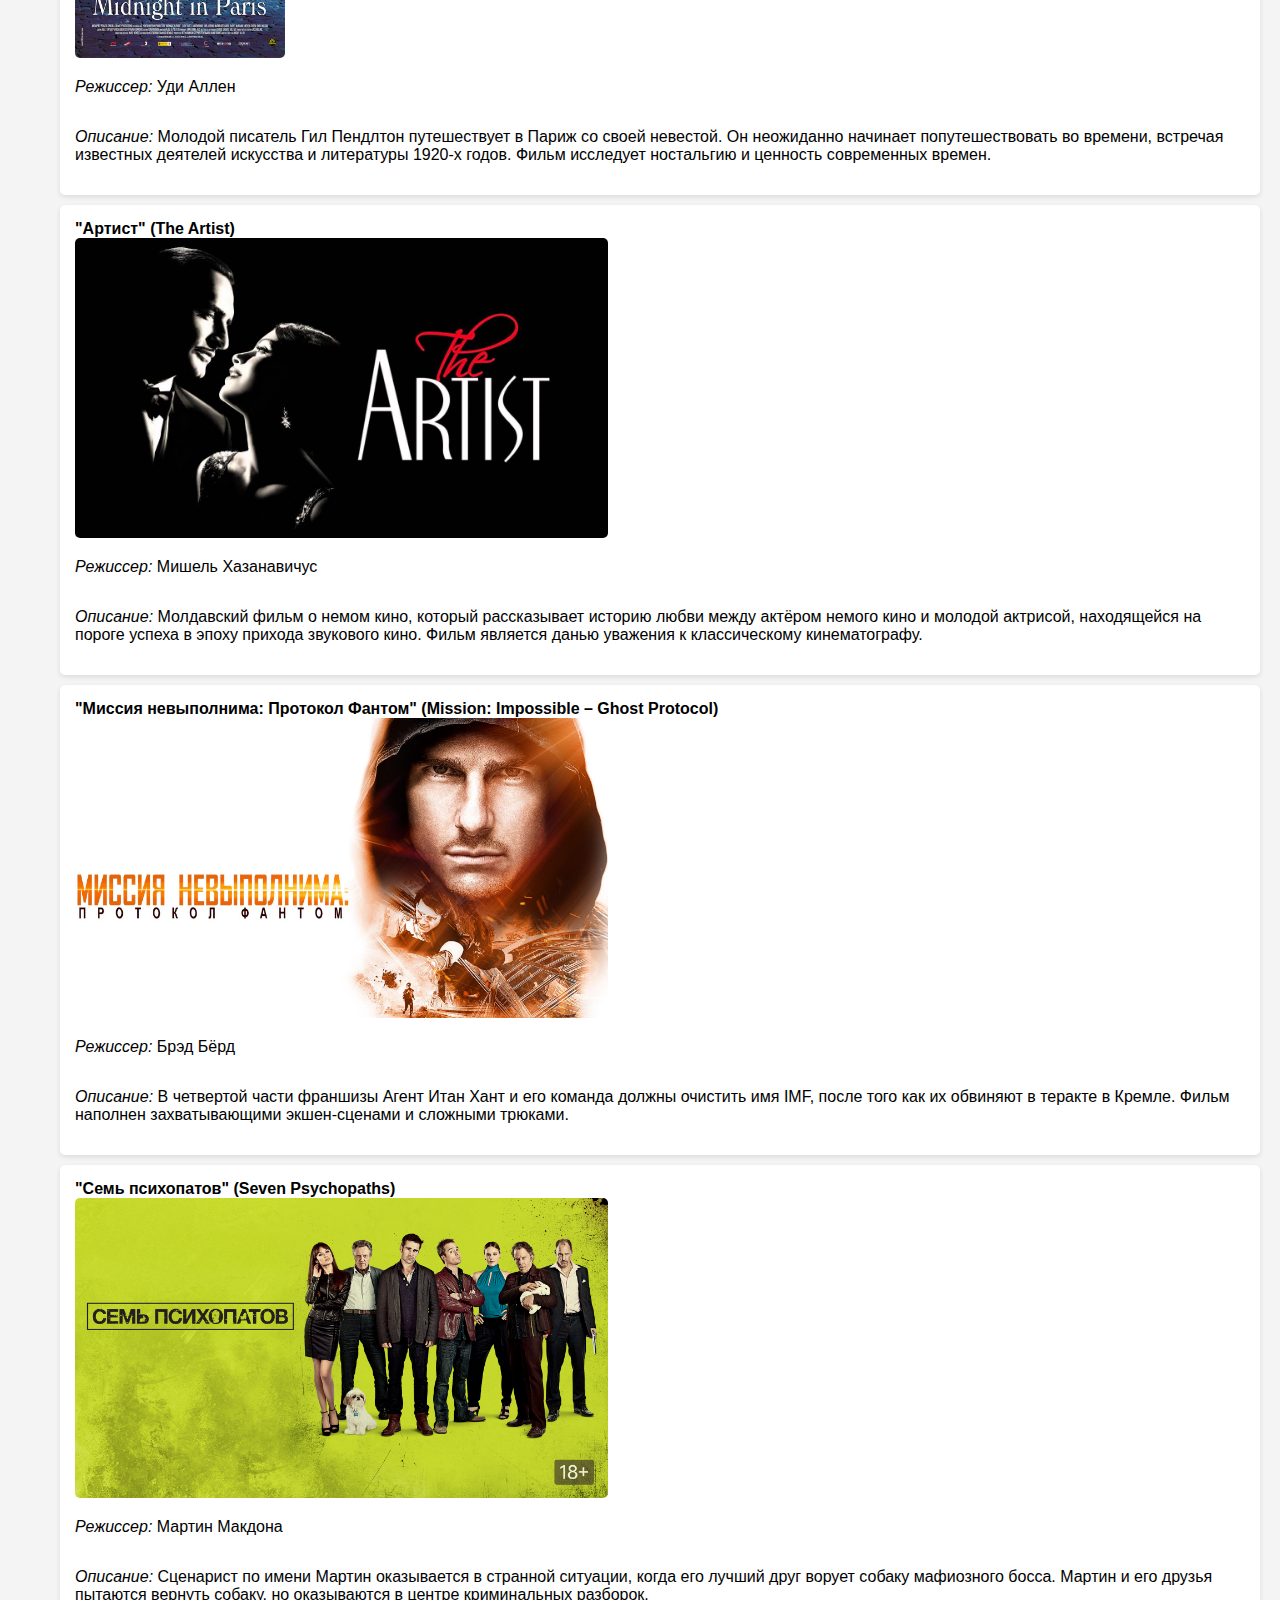
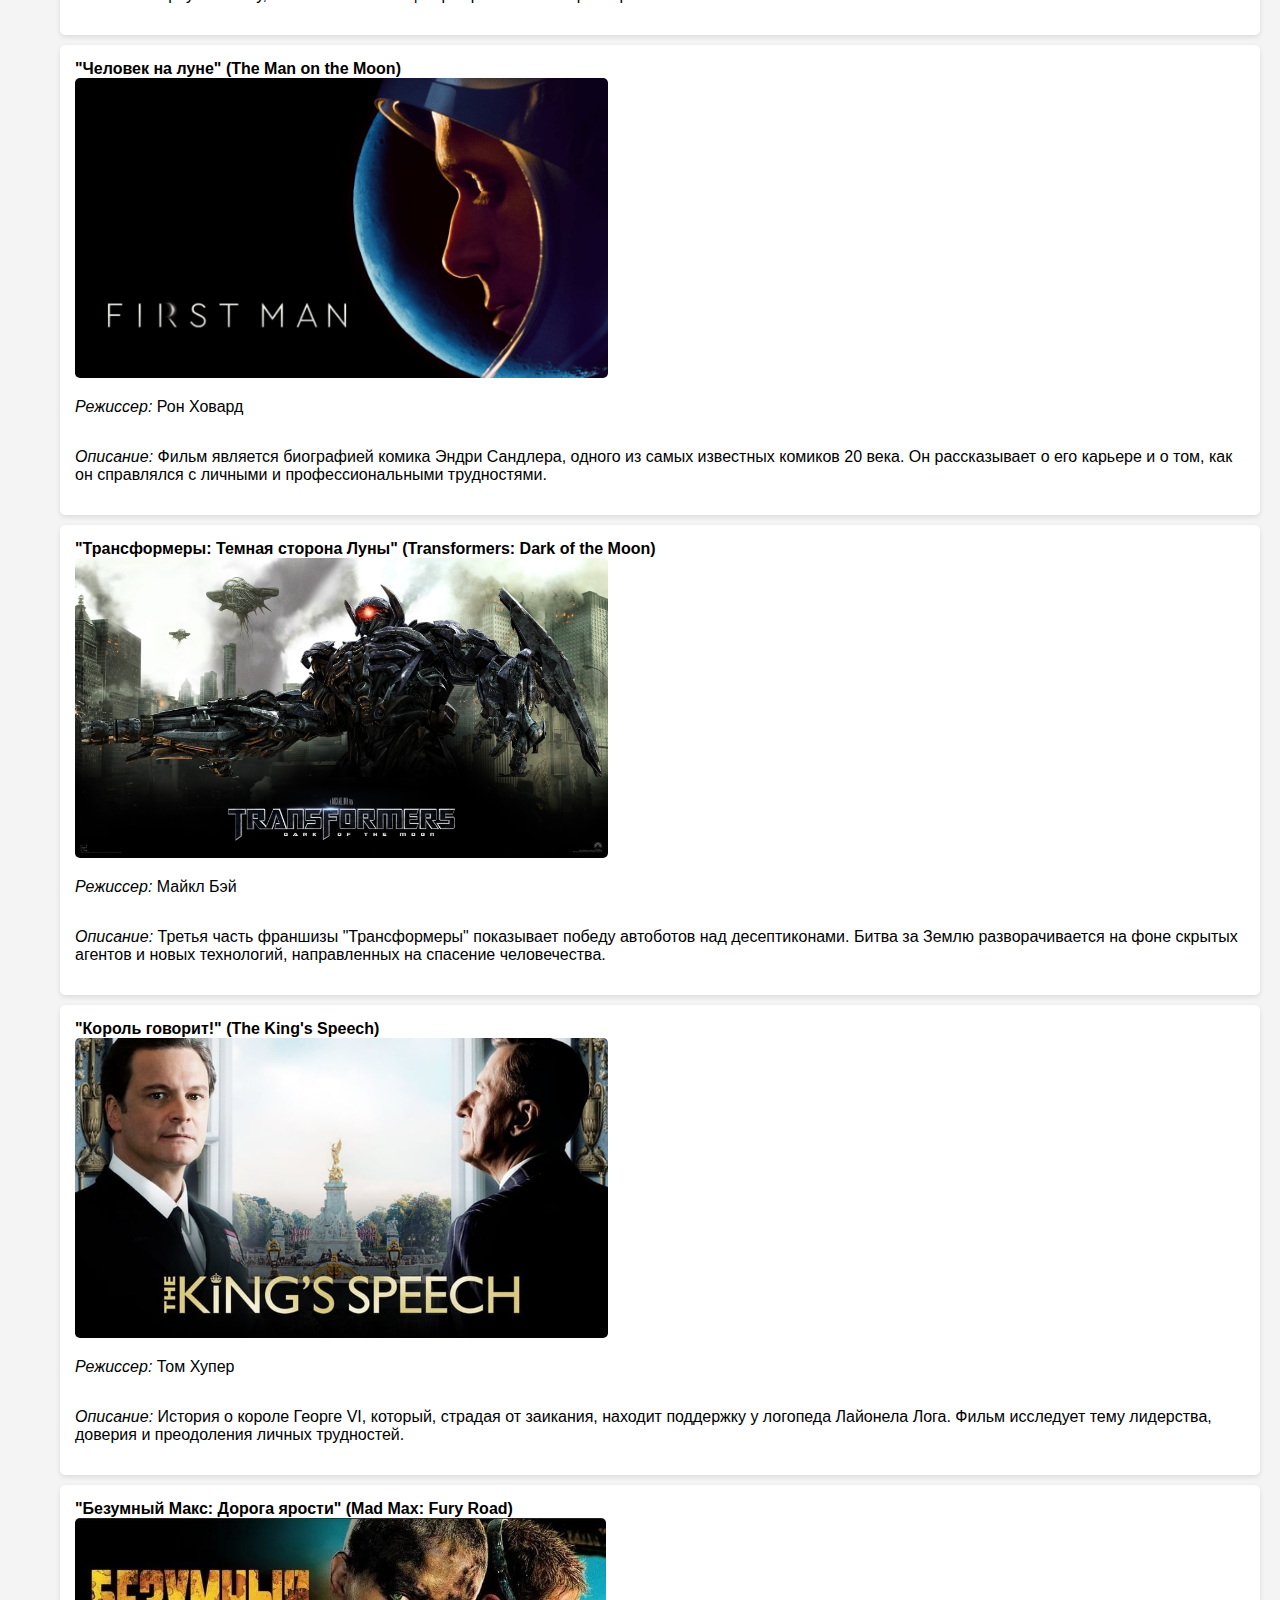
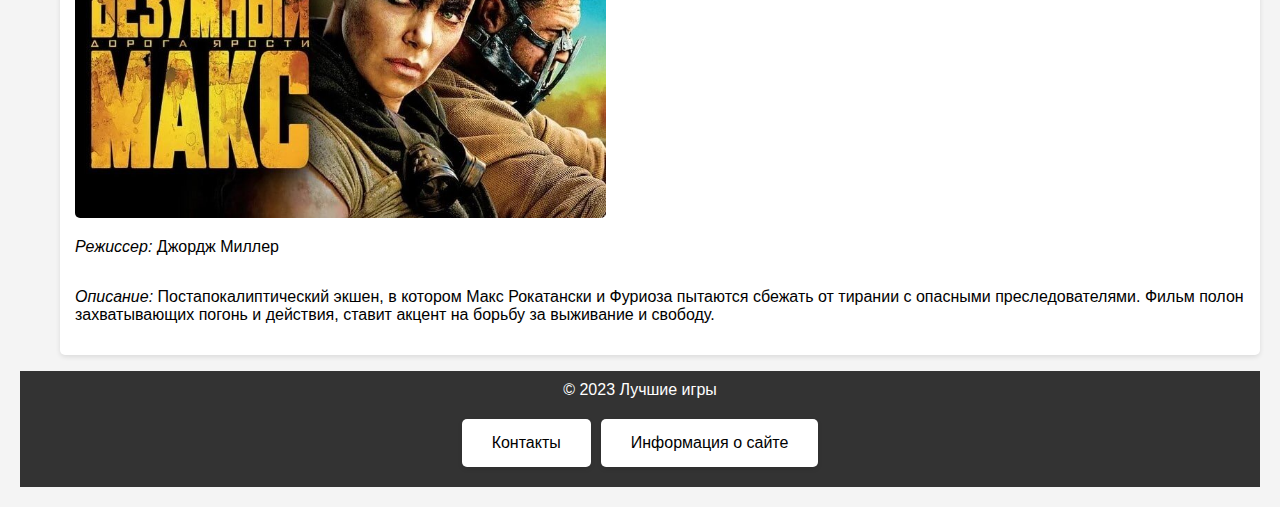
<file: movies.html>
<!DOCTYPE html>
<html lang="ru">
<head>
    <meta charset="UTF-8">
    <meta name="viewport" content="width=device-width, initial-scale=1.0">
    <title>Топ 10 фильмов 2011 года</title>
    <link rel="stylesheet" type="text/css" href="styles.css" />
</head>
<body>
    <header>
        <div class="logo">Мой Сайт</div>
        <nav>
            <ul class="nav-links">
                <li><a href="index.html">Главная</a></li>
                <li><a href="games.html">Игры</a></li>
                <li class="selected"><a href="movies.html">Фильмы</a></li>
                <li><a href="contacts.html">Контакты</a></li>
                <li><a href="login.html">Войти</a></li>
                <li><a href="registration.html">Зарегистрироваться</a></li>
            </ul>
        </nav>
    </header>

    <main>
        <h1>Топ 10 фильмов 2011 года</h1>
        <ol>
            <li>
                <h2><a href="Inception.Html">"Начало" (Inception)</a></h2>
                <div><img src="images/movies/Начало.jpg" alt=""></div>
                <p><em>Режиссер:</em> Кристофер Нолан</p>
                <p><em>Описание:</em> Доминик Кобб — специалист по извлечению информации, работающий в мире снов. Ему поручают сложную задачу не извлечь, а внедрить идею в сознание человека. Во время выполнения задания Кобб сталкивается с собственными демонами, которые угрожают его успеху. Фильм исследует темы разума, снов и реальности.</p>
            </li>
            <li>
                <h2><a href="the_Social_network.html">Социальная сеть</a></h2>
                <div><img src="images/movies/Сциальная сеть.jpg" alt=""></div>
                <p><em>Режиссер:</em> Дэвид Финчер</p>
                <p><em>Описание:</em> Фильм рассказывает историю создания Facebook и о становлении Марка Цукерберга, начиная от его студенческой жизни в Гарвардском университете до юридических битв с бывшими друзьями и партнерами. Это история о дружбе, предательстве и амбициях в эпоху интернета.</p>
            </li>
            <li>
                <h2><a href="Midnight_in_Paris.html">"Полночь в Париже"</a></h2>
                <div><img src="images/movies/Полночь в Париже.jpg" alt=""></div>
                <p><em>Режиссер:</em> Уди Аллен</p>
                <p><em>Описание:</em> Молодой писатель Гил Пендлтон путешествует в Париж со своей невестой. Он неожиданно начинает попутешествовать во времени, встречая известных деятелей искусства и литературы 1920-х годов. Фильм исследует ностальгию и ценность современных времен.</p>
            </li>
            <li>
                <strong>"Артист" (The Artist)</strong>
                <div><img src="images/movies/Артист.jpg" alt=""></div>
                <p><em>Режиссер:</em> Мишель Хазанавичус</p>
                <p><em>Описание:</em> Молдавский фильм о немом кино, который рассказывает историю любви между актёром немого кино и молодой актрисой, находящейся на пороге успеха в эпоху прихода звукового кино. Фильм является данью уважения к классическому кинематографу.</p>
            </li>
            <li>
                <strong>"Миссия невыполнима: Протокол Фантом" (Mission: Impossible – Ghost Protocol)</strong>
                <div><img src="images/movies/Миссия невыполнима Протокол Фантом.jpg" alt=""></div>
                <p><em>Режиссер:</em> Брэд Бёрд</p>
                <p><em>Описание:</em> В четвертой части франшизы Агент Итан Хант и его команда должны очистить имя IMF, после того как их обвиняют в теракте в Кремле. Фильм наполнен захватывающими экшен-сценами и сложными трюками.</p>
            </li>
            <li>
                <strong>"Семь психопатов" (Seven Psychopaths)</strong>
                <div><img src="images/movies/Семь психопатов.png" alt=""></div>
                <p><em>Режиссер:</em> Мартин Макдона</p>
                <p><em>Описание:</em> Сценарист по имени Мартин оказывается в странной ситуации, когда его лучший друг ворует собаку мафиозного босса. Мартин и его друзья пытаются вернуть собаку, но оказываются в центре криминальных разборок.</p>
            </li>
            <li>
                <strong>"Человек на луне" (The Man on the Moon)</strong>
                <div><img src="images/movies/человек на луне.png" alt=""></div>
                <p><em>Режиссер:</em> Рон Ховард</p>
                <p><em>Описание:</em> Фильм является биографией комика Эндри Сандлера, одного из самых известных комиков 20 века. Он рассказывает о его карьере и о том, как он справлялся с личными и профессиональными трудностями.</p>
            </li>
            <li>
                <strong>"Трансформеры: Темная сторона Луны" (Transformers: Dark of the Moon)</strong>
                <div><img src="images/movies/Трансформеры Темная сторона Луны.jpg" alt=""></div>
                <p><em>Режиссер:</em> Майкл Бэй</p>
                <p><em>Описание:</em> Третья часть франшизы "Трансформеры" показывает победу автоботов над десептиконами. Битва за Землю разворачивается на фоне скрытых агентов и новых технологий, направленных на спасение человечества.</p>
            </li>
            <li>
                <strong>"Король говорит!" (The King's Speech)</strong>
                <div><img src="images/movies/Король говорит.png" alt=""></div>
                <p><em>Режиссер:</em> Том Хупер</p>
                <p><em>Описание:</em> История о короле Георге VI, который, страдая от заикания, находит поддержку у логопеда Лайонела Лога. Фильм исследует тему лидерства, доверия и преодоления личных трудностей.</p>
            </li>
            <li>
                <strong>"Безумный Макс: Дорога ярости" (Mad Max: Fury Road)</strong>
                <div><img src="images/movies/Безумный Макс Дорога ярости.jpg" alt=""></div>
                <p><em>Режиссер:</em> Джордж Миллер</p>
                <p><em>Описание:</em> Постапокалиптический экшен, в котором Макс Рокатански и Фуриоза пытаются сбежать от тирании с опасными преследователями. Фильм полон захватывающих погонь и действия, ставит акцент на борьбу за выживание и свободу.</p>
            </li>
        </ol>
    </main>

    <footer>
        &copy; 2023 Лучшие игры
        <ul class="footer-links">
            <li><a href="contacts.html">Контакты</a></li>
            <li><a href="info.html">Информация о сайте</a></li>
        </ul>
    </footer>
</body>
</html>
</file>
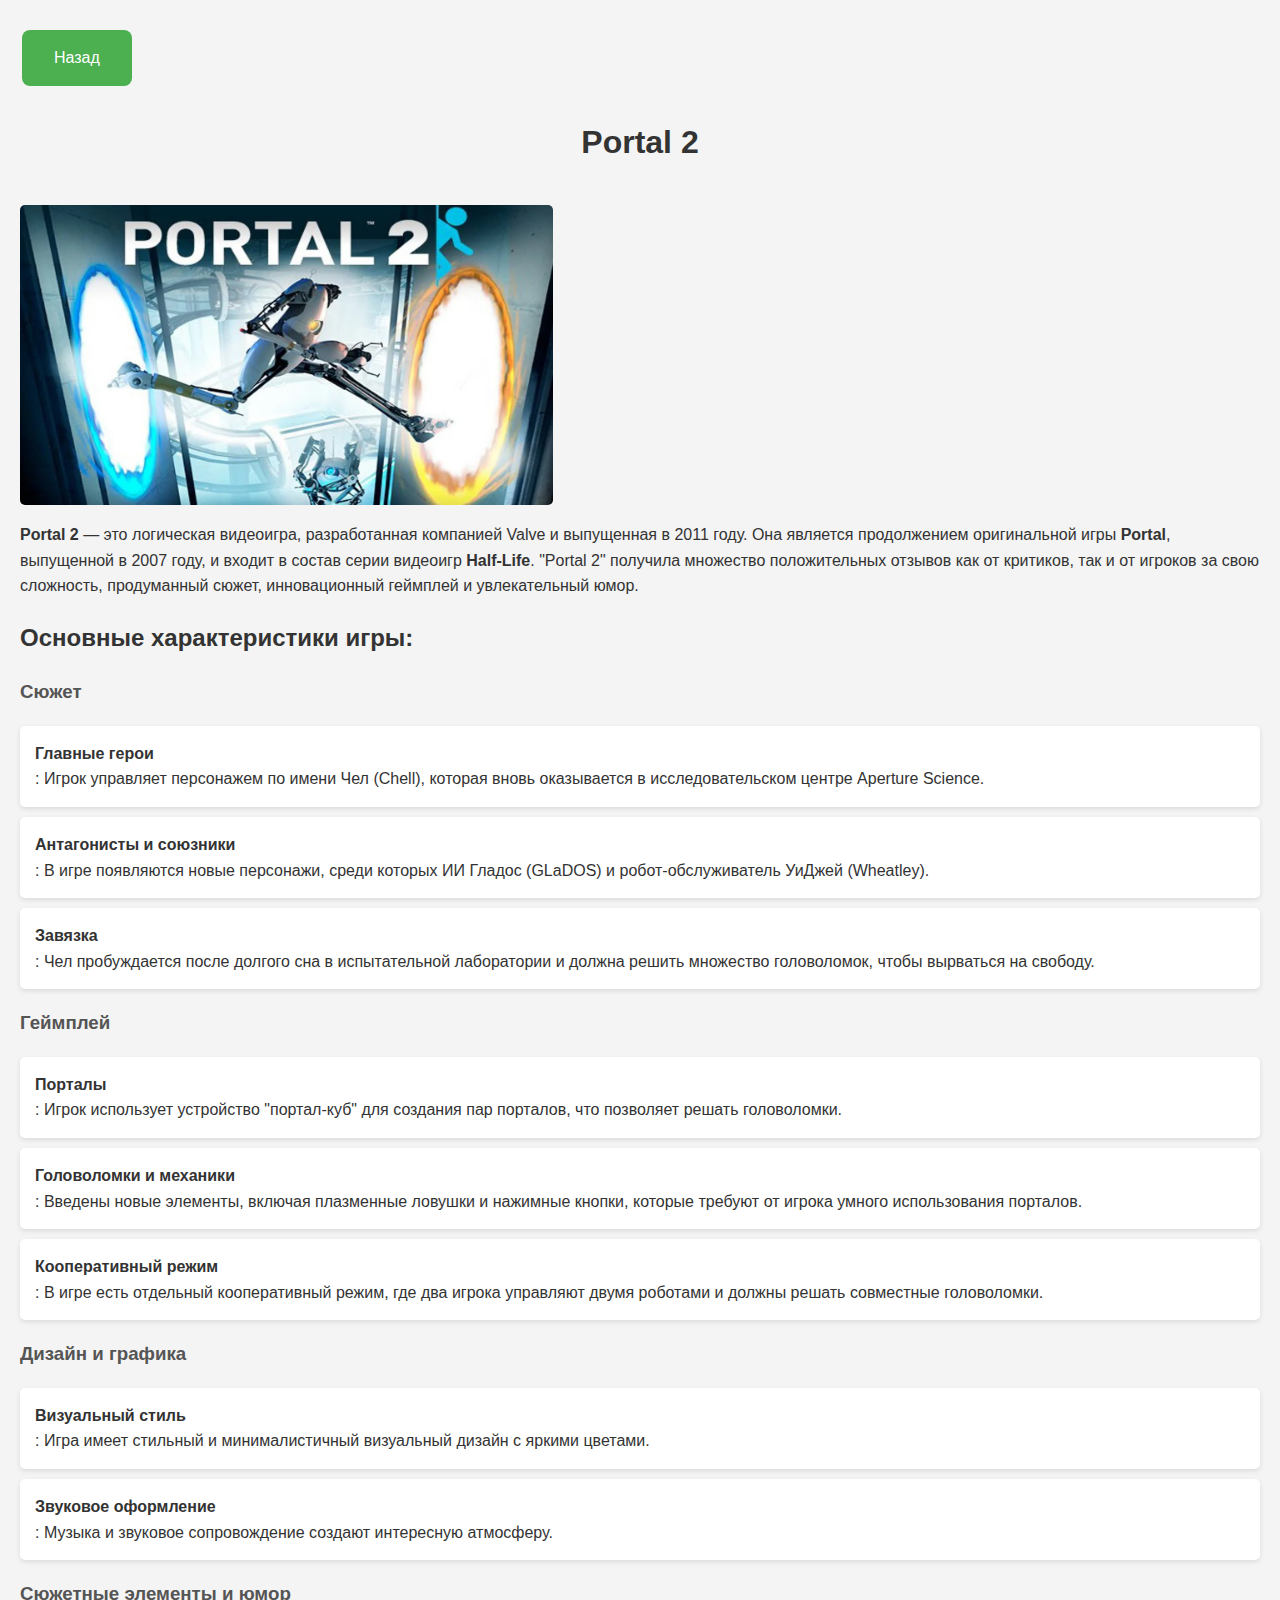
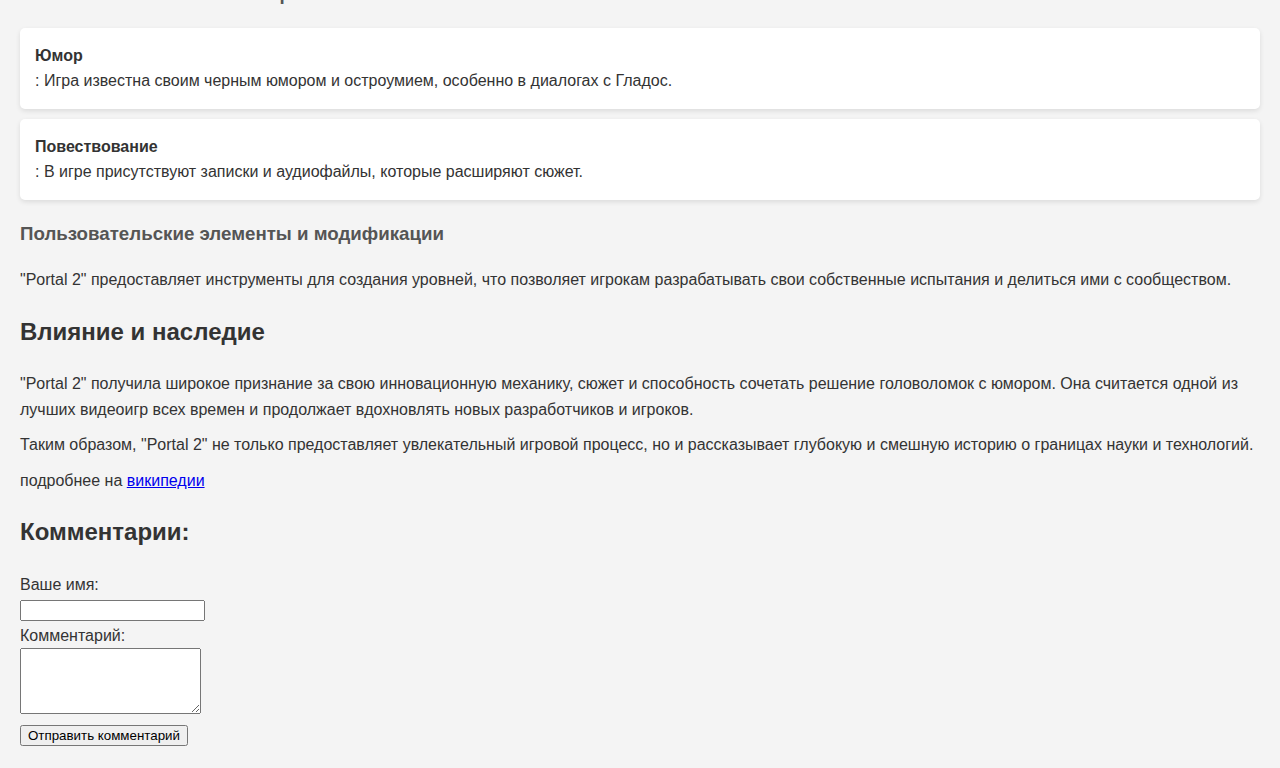
<file: Portal_2.html>
<!DOCTYPE html>
<html lang="ru">
<head>
    <meta charset="UTF-8">
    <meta name="viewport" content="width=device-width, initial-scale=1.0">
    <title>Portal 2</title>
    <style>
        body {
            font-family: Arial, sans-serif;
            line-height: 1.6;
            padding: 20px;
            background-color: #f4f4f4;
            color: #333;
        }
        h1 {
            color: #4CAF50;
        }
        h2 {
            color: #333;
        }
        h3 {
            color: #555;
        }
        ul {
            list-style-type: disc;
            margin: 10px 0;
            padding: 0 20px;
        }
        p {
            margin: 10px 0;
        }
    </style>
     <link rel="stylesheet" type="text/css" href="styles.css" />
</head>
<body>
<!-- Кнопка назад -->
<a href="index.html" class="back-button">Назад</a>
    <h1>Portal 2</h1>
    <div><img src="images/portal_2.jpg" alt="Portal 2"><iframe width="560" height="315" src="https://www.youtube.com/embed/vjlG6n2rpsY?si=pdbPuMA36CRxV5iB" title="YouTube video player" frameborder="0" allow="accelerometer; autoplay; clipboard-write; encrypted-media; gyroscope; picture-in-picture; web-share" referrerpolicy="strict-origin-when-cross-origin" allowfullscreen></iframe></div>
    <p><strong>Portal 2</strong> — это логическая видеоигра, разработанная компанией Valve и выпущенная в 2011 году. Она является продолжением оригинальной игры <strong>Portal</strong>, выпущенной в 2007 году, и входит в состав серии видеоигр <strong>Half-Life</strong>. "Portal 2" получила множество положительных отзывов как от критиков, так и от игроков за свою сложность, продуманный сюжет, инновационный геймплей и увлекательный юмор.</p>

    <h2>Основные характеристики игры:</h2>

    <h3>Сюжет</h3>
    <ul>
        <li><strong>Главные герои</strong>: Игрок управляет персонажем по имени Чел (Chell), которая вновь оказывается в исследовательском центре Aperture Science.</li>
        <li><strong>Антагонисты и союзники</strong>: В игре появляются новые персонажи, среди которых ИИ Гладос (GLaDOS) и робот-обслуживатель УиДжей (Wheatley).</li>
        <li><strong>Завязка</strong>: Чел пробуждается после долгого сна в испытательной лаборатории и должна решить множество головоломок, чтобы вырваться на свободу.</li>
    </ul>

    <h3>Геймплей</h3>
    <ul>
        <li><strong>Порталы</strong>: Игрок использует устройство "портал-куб" для создания пар порталов, что позволяет решать головоломки.</li>
        <li><strong>Головоломки и механики</strong>: Введены новые элементы, включая плазменные ловушки и нажимные кнопки, которые требуют от игрока умного использования порталов.</li>
        <li><strong>Кооперативный режим</strong>: В игре есть отдельный кооперативный режим, где два игрока управляют двумя роботами и должны решать совместные головоломки.</li>
    </ul>

    <h3>Дизайн и графика</h3>
    <ul>
        <li><strong>Визуальный стиль</strong>: Игра имеет стильный и минималистичный визуальный дизайн с яркими цветами.</li>
        <li><strong>Звуковое оформление</strong>: Музыка и звуковое сопровождение создают интересную атмосферу.</li>
    </ul>

    <h3>Сюжетные элементы и юмор</h3>
    <ul>
        <li><strong>Юмор</strong>: Игра известна своим черным юмором и остроумием, особенно в диалогах с Гладос.</li>
        <li><strong>Повествование</strong>: В игре присутствуют записки и аудиофайлы, которые расширяют сюжет.</li>
    </ul>

    <h3>Пользовательские элементы и модификации</h3>
    <p>"Portal 2" предоставляет инструменты для создания уровней, что позволяет игрокам разрабатывать свои собственные испытания и делиться ими с сообществом.</p>

    <h2>Влияние и наследие</h2>
    <p>"Portal 2" получила широкое признание за свою инновационную механику, сюжет и способность сочетать решение головоломок с юмором. Она считается одной из лучших видеоигр всех времен и продолжает вдохновлять новых разработчиков и игроков.</p>

    <p>Таким образом, "Portal 2" не только предоставляет увлекательный игровой процесс, но и рассказывает глубокую и смешную историю о границах науки и технологий.</p>
    <p>подробнее на <a href="https://ru.wikipedia.org/wiki/Portal_2">википедии</a></p>
    <h2>Комментарии:</h2>
    <form action="submit_comment.php" method="post">
        <label for="name">Ваше имя:</label><br>
        <input type="text" id="name" name="name" required><br>
        
        <label for="comment">Комментарий:</label><br>
        <textarea id="comment" name="comment" rows="4" required></textarea><br>
        
        <input type="submit" value="Отправить комментарий">
    </form>
</body>
</html>
</file>
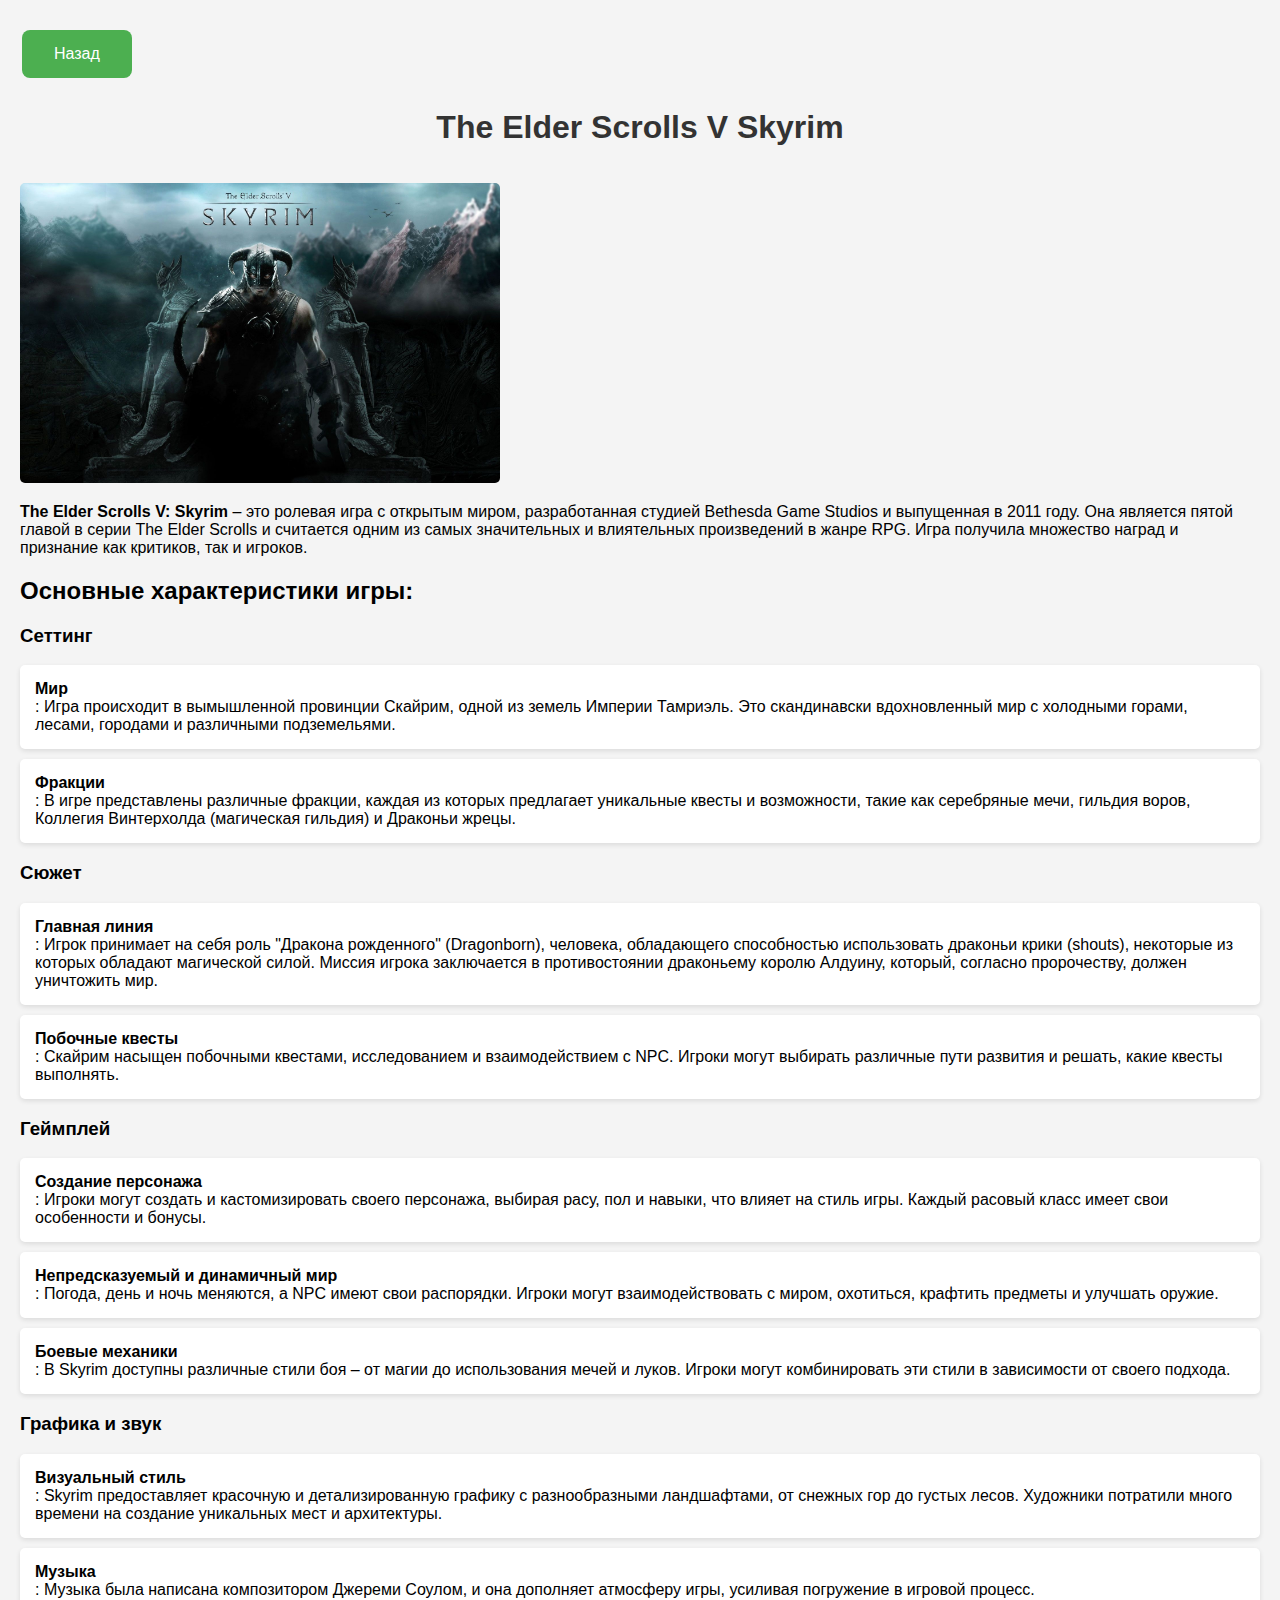
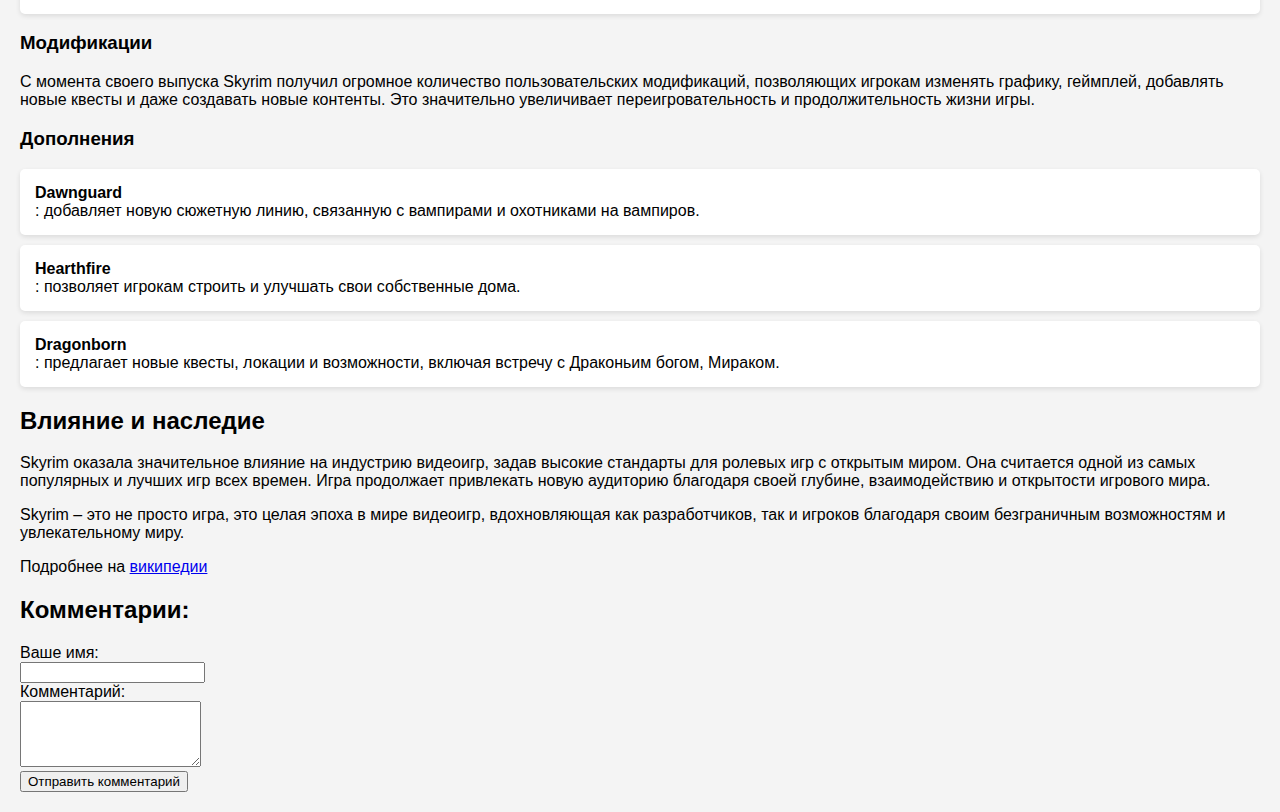
<file: The_Elder_Scrolls_V_Skyrim.html>
<!DOCTYPE html>
<html lang="en">
<head>
    <meta charset="UTF-8">
    <meta name="viewport" content="width=device-width, initial-scale=1.0">
    <title>The Elder Scrolls V Skyrim</title>
    <link rel="stylesheet" type="text/css" href="styles.css" />
</head> 
<body>
    <!-- Кнопка назад -->
<a href="index.html" class="back-button">Назад</a>
<h1>The Elder Scrolls V Skyrim</h1>
 <img src="images/The Elder Scrolls V Skyrim.jpg" alt="Skyrim" height="1000" width="200">
<iframe width="560" height="315" src="https://www.youtube.com/embed/JSRtYpNRoN0?si=ESYBBm4yiNr3Pxqg" title="YouTube video player" frameborder="0" allow="accelerometer; autoplay; clipboard-write; encrypted-media; gyroscope; picture-in-picture; web-share" referrerpolicy="strict-origin-when-cross-origin" allowfullscreen></iframe> 
<p><strong>The Elder Scrolls V: Skyrim</strong> – это ролевая игра с открытым миром, разработанная студией Bethesda Game Studios и выпущенная в 2011 году. Она является пятой главой в серии The Elder Scrolls и считается одним из самых значительных и влиятельных произведений в жанре RPG. Игра получила множество наград и признание как критиков, так и игроков.</p>

    <h2>Основные характеристики игры:</h2>

    <h3>Сеттинг</h3>
    <ul>
        <li><strong>Мир</strong>: Игра происходит в вымышленной провинции Скайрим, одной из земель Империи Тамриэль. Это скандинавски вдохновленный мир с холодными горами, лесами, городами и различными подземельями.</li>
        <li><strong>Фракции</strong>: В игре представлены различные фракции, каждая из которых предлагает уникальные квесты и возможности, такие как серебряные мечи, гильдия воров, Коллегия Винтерхолда (магическая гильдия) и Драконьи жрецы.</li>
    </ul>

    <h3>Сюжет</h3>
    <ul>
        <li><strong>Главная линия</strong>: Игрок принимает на себя роль "Дракона рожденного" (Dragonborn), человека, обладающего способностью использовать драконьи крики (shouts), некоторые из которых обладают магической силой. Миссия игрока заключается в противостоянии драконьему королю Алдуину, который, согласно пророчеству, должен уничтожить мир.</li>
        <li><strong>Побочные квесты</strong>: Скайрим насыщен побочными квестами, исследованием и взаимодействием с NPC. Игроки могут выбирать различные пути развития и решать, какие квесты выполнять.</li>
    </ul>

    <h3>Геймплей</h3>
    <ul>
        <li><strong>Создание персонажа</strong>: Игроки могут создать и кастомизировать своего персонажа, выбирая расу, пол и навыки, что влияет на стиль игры. Каждый расовый класс имеет свои особенности и бонусы.</li>
        <li><strong>Непредсказуемый и динамичный мир</strong>: Погода, день и ночь меняются, а NPC имеют свои распорядки. Игроки могут взаимодействовать с миром, охотиться, крафтить предметы и улучшать оружие.</li>
        <li><strong>Боевые механики</strong>: В Skyrim доступны различные стили боя – от магии до использования мечей и луков. Игроки могут комбинировать эти стили в зависимости от своего подхода.</li>
    </ul>

    <h3>Графика и звук</h3>
    <ul>
        <li><strong>Визуальный стиль</strong>: Skyrim предоставляет красочную и детализированную графику с разнообразными ландшафтами, от снежных гор до густых лесов. Художники потратили много времени на создание уникальных мест и архитектуры.</li>
        <li><strong>Музыка</strong>: Музыка была написана композитором Джереми Соулом, и она дополняет атмосферу игры, усиливая погружение в игровой процесс.</li>
    </ul>

    <h3>Модификации</h3>
    <p>С момента своего выпуска Skyrim получил огромное количество пользовательских модификаций, позволяющих игрокам изменять графику, геймплей, добавлять новые квесты и даже создавать новые контенты. Это значительно увеличивает переигровательность и продолжительность жизни игры.</p>

    <h3>Дополнения</h3>
    <ul>
        <li><strong>Dawnguard</strong>: добавляет новую сюжетную линию, связанную с вампирами и охотниками на вампиров.</li>
        <li><strong>Hearthfire</strong>: позволяет игрокам строить и улучшать свои собственные дома.</li>
        <li><strong>Dragonborn</strong>: предлагает новые квесты, локации и возможности, включая встречу с Драконьим богом, Мираком.</li>
    </ul>

    <h2>Влияние и наследие</h2>
    <p>Skyrim оказала значительное влияние на индустрию видеоигр, задав высокие стандарты для ролевых игр с открытым миром. Она считается одной из самых популярных и лучших игр всех времен. Игра продолжает привлекать новую аудиторию благодаря своей глубине, взаимодействию и открытости игрового мира.</p>

    <p>Skyrim – это не просто игра, это целая эпоха в мире видеоигр, вдохновляющая как разработчиков, так и игроков благодаря своим безграничным возможностям и увлекательному миру.</p>
    <p>Подробнее на <a href="https://ru.wikipedia.org/wiki/The_Elder_Scrolls_V:_Skyrim">википедии</a></p>

    <h2>Комментарии:</h2>
    <form action="submit_comment.php" method="post">
        <label for="name">Ваше имя:</label><br>
        <input type="text" id="name" name="name" required><br>
        
        <label for="comment">Комментарий:</label><br>
        <textarea id="comment" name="comment" rows="4" required></textarea><br>
        
        <input type="submit" value="Отправить комментарий">
    </form>

</body>
</html>
</file>
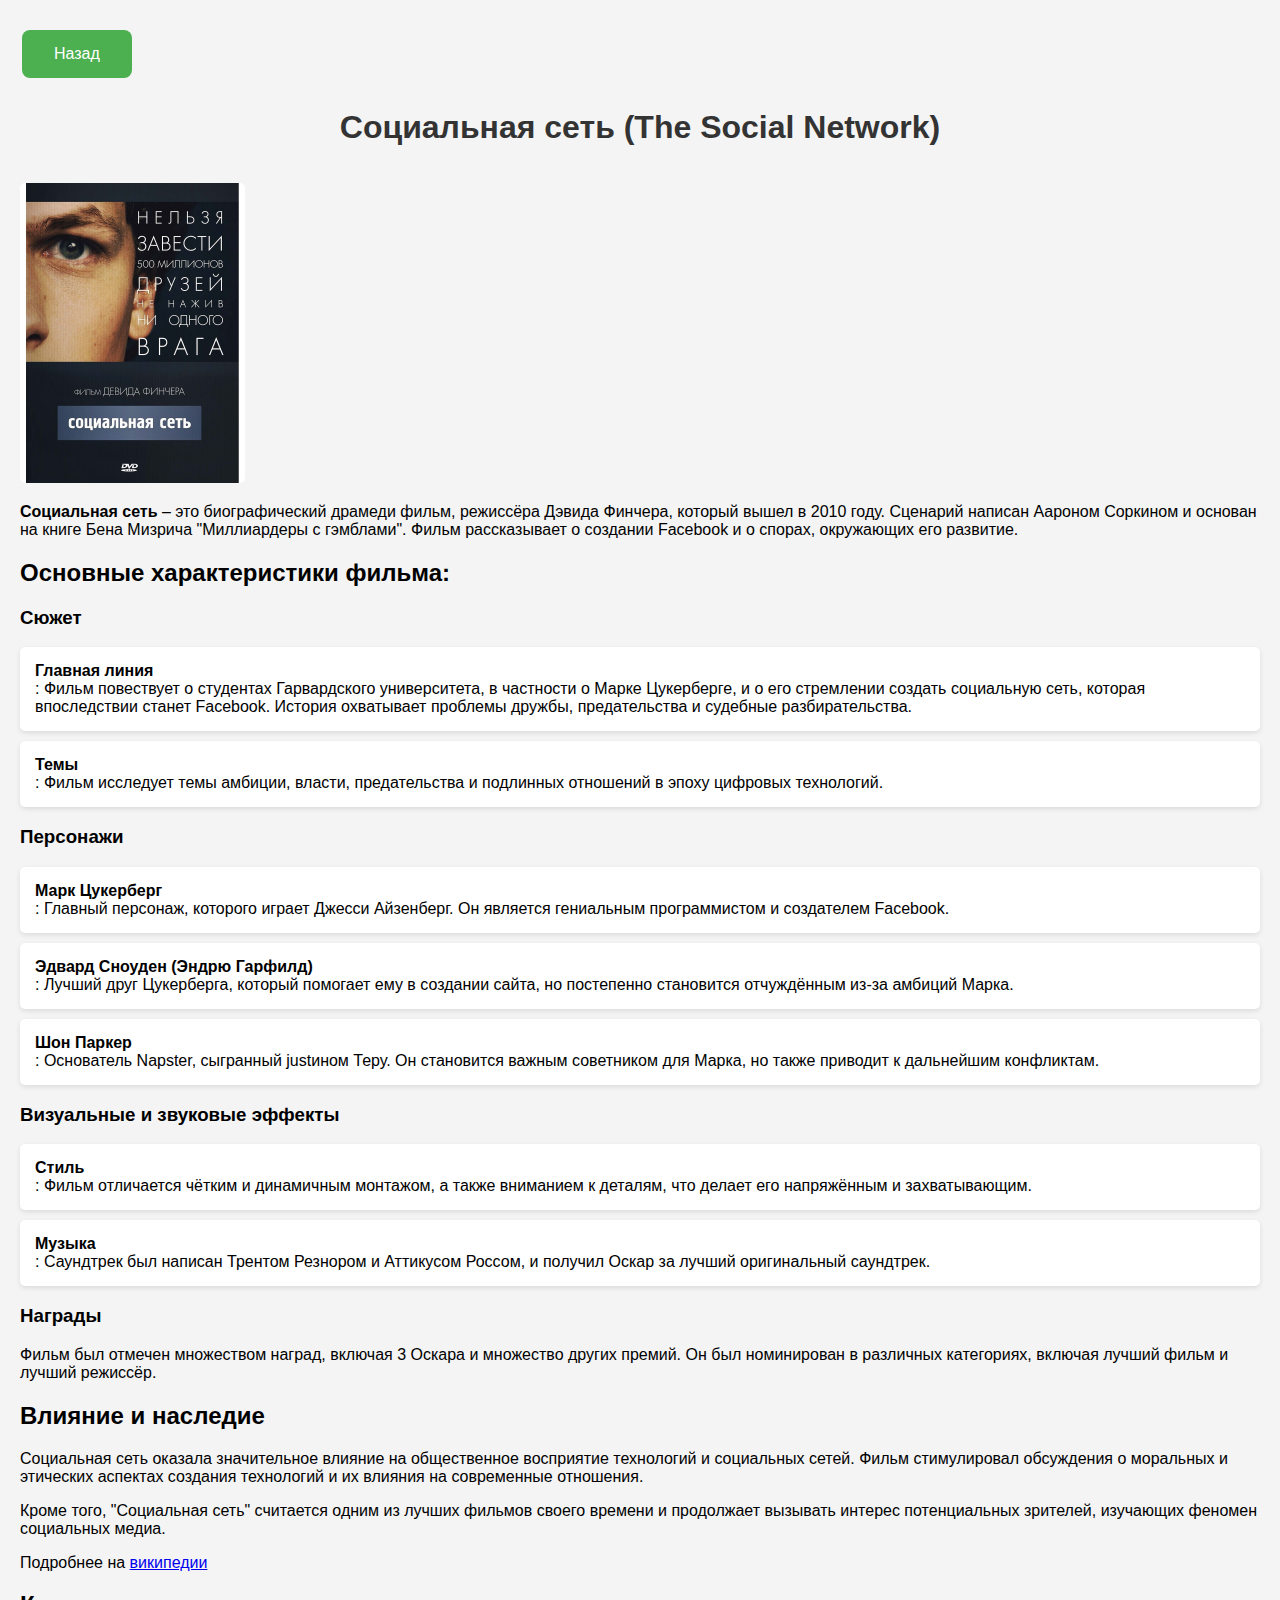
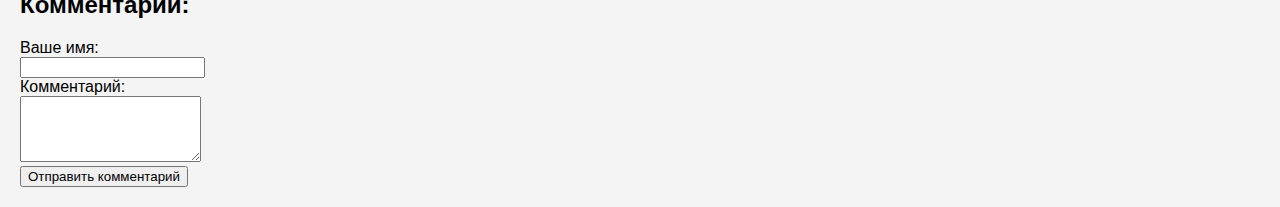
<file: the_Social_network.html>
<!DOCTYPE html>
<html lang="en">
<head>
    <meta charset="UTF-8">
    <meta name="viewport" content="width=device-width, initial-scale=1.0">
    <title>Социальная сеть (The Social Network)</title>
    <link rel="stylesheet" type="text/css" href="styles.css" />
</head>
<body>
    <!-- Кнопка назад -->
<a href="index.html" class="back-button">Назад</a>
<h1>Социальная сеть (The Social Network)</h1>
<img src="images/movies/Сциальная сеть.jpg" alt="Социальная сеть" height="1000" width="200">
<iframe width="560" height="315" src="https://www.youtube.com/embed/54izAMhnj0c?si=A7vgzx_tehx-THgx" title="YouTube video player" frameborder="0" allow="accelerometer; autoplay; clipboard-write; encrypted-media; gyroscope; picture-in-picture; web-share" referrerpolicy="strict-origin-when-cross-origin" allowfullscreen></iframe>
<p><strong>Социальная сеть</strong> – это биографический драмеди фильм, режиссёра Дэвида Финчера, который вышел в 2010 году. Сценарий написан Аароном Соркином и основан на книге Бена Мизрича "Миллиардеры с гэмблами". Фильм рассказывает о создании Facebook и о спорах, окружающих его развитие.</p>

<h2>Основные характеристики фильма:</h2>

<h3>Сюжет</h3>
<ul>
    <li><strong>Главная линия</strong>: Фильм повествует о студентах Гарвардского университета, в частности о Марке Цукерберге, и о его стремлении создать социальную сеть, которая впоследствии станет Facebook. История охватывает проблемы дружбы, предательства и судебные разбирательства.</li>
    <li><strong>Темы</strong>: Фильм исследует темы амбиции, власти, предательства и подлинных отношений в эпоху цифровых технологий.</li>
</ul>

<h3>Персонажи</h3>
<ul>
    <li><strong>Марк Цукерберг</strong>: Главный персонаж, которого играет Джесси Айзенберг. Он является гениальным программистом и создателем Facebook.</li>
    <li><strong>Эдвард Сноуден (Эндрю Гарфилд)</strong>: Лучший друг Цукерберга, который помогает ему в создании сайта, но постепенно становится отчуждённым из-за амбиций Марка.</li>
    <li><strong>Шон Паркер</strong>: Основатель Napster, сыгранный justином Теру. Он становится важным советником для Марка, но также приводит к дальнейшим конфликтам.</li>
</ul>

<h3>Визуальные и звуковые эффекты</h3>
<ul>
    <li><strong>Стиль</strong>: Фильм отличается чётким и динамичным монтажом, а также вниманием к деталям, что делает его напряжённым и захватывающим.</li>
    <li><strong>Музыка</strong>: Саундтрек был написан Трентом Резнором и Аттикусом Россом, и получил Оскар за лучший оригинальный саундтрек.</li>
</ul>

<h3>Награды</h3>
<p>Фильм был отмечен множеством наград, включая 3 Оскара и множество других премий. Он был номинирован в различных категориях, включая лучший фильм и лучший режиссёр.</p>

<h2>Влияние и наследие</h2>
<p>Социальная сеть оказала значительное влияние на общественное восприятие технологий и социальных сетей. Фильм стимулировал обсуждения о моральных и этических аспектах создания технологий и их влияния на современные отношения.</p>

<p>Кроме того, "Социальная сеть" считается одним из лучших фильмов своего времени и продолжает вызывать интерес потенциальных зрителей, изучающих феномен социальных медиа.</p>

<p>Подробнее на <a href="https://ru.wikipedia.org/wiki/Социальная_сеть">википедии</a></p>

<h2>Комментарии:</h2>
<form action="submit_comment.php" method="post">
    <label for="name">Ваше имя:</label><br>
    <input type="text" id="name" name="name" required><br>

    <label for="comment">Комментарий:</label><br>
    <textarea id="comment" name="comment" rows="4" required></textarea><br>

    <input type="submit" value="Отправить комментарий">
</form>

</body>
</html>
</file>
<file: styles.css>
body {
    font-family: Arial, sans-serif;
    background-color: #f4f4f4;
    margin: 0;
    padding: 20px;
}
h1 {
    text-align: center;
    color: #333;
}
ul {
    list-style-type: none;
    padding: 0;
}
li {
    background: #fff;
    margin: 10px 0;
    padding: 15px;
    border-radius: 5px;
    box-shadow: 0 2px 5px rgba(0, 0, 0, 0.1);
    display: flex;
    flex-direction: column;
}
img {
    width: auto; /* Устанавливаем ширину изображений в 500 пикселей */
    height: 300px; /* Высота будет автоматически подстраиваться */
    border-radius: 5px;
   
}
header {
    background-color: #39ce3e;
    color: rgb(255, 255, 255);
    padding: 15px 20px;
    display: flex;
    justify-content: space-between;
    align-items: center;
}
.logo {
    font-size: 24px;
    font-weight: bold;
}
.nav-links {
    list-style-type: none;
    margin: 0;
    padding: 0;
    display: flex;
    gap: 5px;
}
.nav-links a {
    margin-left: 20px;
    color: rgb(0, 0, 0);
    text-decoration: none;
    font-weight: bold;
}
.nav-links a:hover {
    text-decoration: underline;
}
.content {
    padding: 20px;
}
.selected{
    background-color: #27b940;
}
footer {
    background-color: #333;
    color: white;
    text-align: center;
    padding: 10px 0;
    position: relative;
    bottom: 0;
    width: 100%;
}

.footer-links {
    list-style-type: none;
    margin: 10px 0 0;
    padding: 0;
    display: flex;
    gap: 10px;
    justify-content: center;
}

.footer-links a {
    margin: 0 15px;
    color: rgb(0, 0, 0);
    text-decoration: none;
}

.footer-links a:hover {
    text-decoration: underline;
}
.back-button {
    background-color: #4CAF50; /* Зелёный цвет */
    border: none; /* Без границы */
    color: white; /* Цвет текста */
    padding: 15px 32px; /* Отступы */
    text-align: center; /* По центру */
    text-decoration: none; /* Без подчеркивания */
    display: inline-block; /* В блоке */
    font-size: 16px; /* Размер шрифта */
    margin: 10px 2px; /* Поля */
    cursor: pointer; /* Указатель мыши */
    border-radius: 8px; /* Скругленные углы */
}

.back-button:hover {
    background-color: #45a049; /* Более темный зеленый при наведении */
}
</file>
